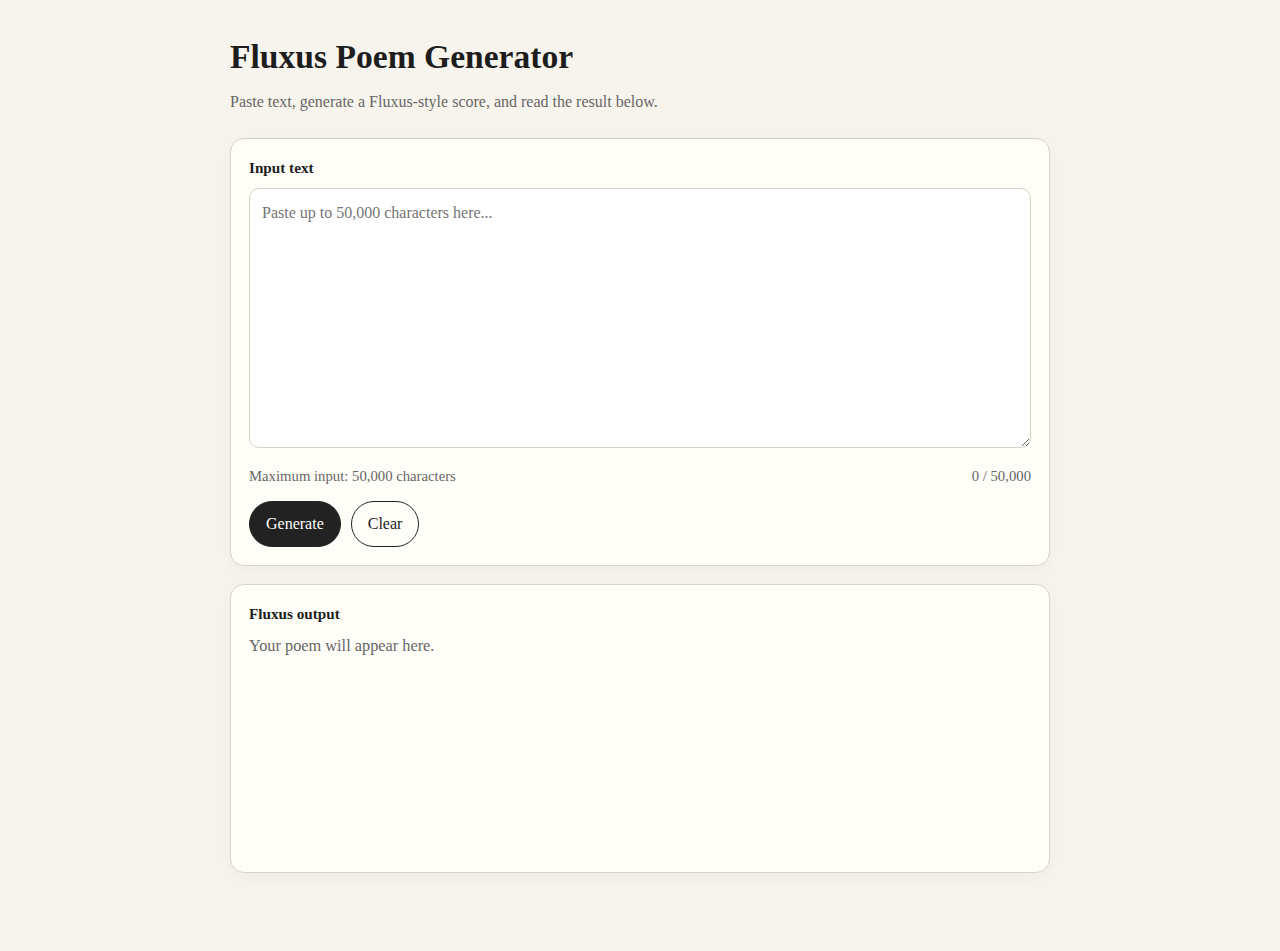
<file: Fluxus Generator/index.html>
<!DOCTYPE html>
<html lang="en">
<head>
  <meta charset="UTF-8" />
  <meta name="viewport" content="width=device-width, initial-scale=1.0" />
  <title>Fluxus Poem Generator</title>
  <style>
    :root {
      --bg: #f7f4ed;
      --panel: #fffdf8;
      --text: #1d1d1d;
      --muted: #666;
      --border: #d9d3c7;
      --accent: #222;
    }

    * { box-sizing: border-box; }

    body {
      margin: 0;
      font-family: Georgia, "Times New Roman", serif;
      background: var(--bg);
      color: var(--text);
      line-height: 1.5;
    }

    .container {
      max-width: 860px;
      margin: 0 auto;
      padding: 32px 20px 60px;
    }

    h1 {
      font-size: 2.1rem;
      margin: 0 0 8px;
    }

    .subtitle {
      margin: 0 0 24px;
      color: var(--muted);
    }

    .panel {
      background: var(--panel);
      border: 1px solid var(--border);
      border-radius: 14px;
      padding: 18px;
      box-shadow: 0 4px 18px rgba(0,0,0,0.04);
      margin-bottom: 18px;
    }

    label {
      display: block;
      font-size: 0.95rem;
      font-weight: 600;
      margin-bottom: 8px;
    }

    textarea {
      width: 100%;
      min-height: 260px;
      resize: vertical;
      border: 1px solid var(--border);
      border-radius: 10px;
      padding: 12px;
      font: inherit;
      background: white;
      color: var(--text);
    }

    .meta {
      display: flex;
      justify-content: space-between;
      gap: 12px;
      margin-top: 10px;
      color: var(--muted);
      font-size: 0.92rem;
      flex-wrap: wrap;
    }

    .button-row {
      display: flex;
      gap: 10px;
      margin-top: 14px;
      flex-wrap: wrap;
    }

    button {
      border: 1px solid var(--accent);
      background: var(--accent);
      color: white;
      border-radius: 999px;
      padding: 10px 16px;
      font: inherit;
      cursor: pointer;
    }

    button.secondary {
      background: transparent;
      color: var(--accent);
    }

    .output {
      white-space: pre-wrap;
      min-height: 220px;
      font-size: 1.02rem;
    }

    .muted {
      color: var(--muted);
    }

    .status-error {
      color: #8a2f2f;
    }

    @media (max-width: 700px) {
      .meta {
        flex-direction: column;
      }
    }
  </style>
</head>
<body>
  <div class="container">
    <h1>Fluxus Poem Generator</h1>
    <p class="subtitle">Paste text, generate a Fluxus-style score, and read the result below.</p>

    <section class="panel">
      <label for="corpus">Input text</label>
      <textarea id="corpus" maxlength="50000" placeholder="Paste up to 50,000 characters here..."></textarea>
      <div class="meta">
        <div id="limitNote">Maximum input: 50,000 characters</div>
        <div id="charCount">0 / 50,000</div>
      </div>
      <div class="button-row">
        <button id="generateBtn">Generate</button>
        <button id="clearBtn" class="secondary">Clear</button>
      </div>
    </section>

    <section class="panel">
      <label>Fluxus output</label>
      <div id="output" class="output muted">Your poem will appear here.</div>
    </section>
  </div>

  <script>
    class FluxusPoemGenerator {
      constructor(corpusText) {
        this.stopwords = new Set([
          "the", "a", "an", "and", "or", "but", "if", "then", "than", "to", "of",
          "in", "on", "at", "by", "for", "with", "from", "into", "onto", "is",
          "are", "was", "were", "be", "been", "being", "as", "it", "this", "that",
          "these", "those", "you", "your", "i", "we", "they", "he", "she", "them",
          "his", "her", "our", "their", "not", "no", "yes", "do", "does", "did",
          "have", "has", "had", "will", "would", "can", "could", "should", "may",
          "might", "must", "shall", "about", "over", "under", "again", "very"
        ]);

        this.actions = [
          "listen to", "hold", "drop", "repeat", "forget", "count", "observe",
          "hide", "carry", "fold", "touch", "erase", "wait for", "hum to",
          "arrange", "misplace", "offer", "rename", "measure", "leave"
        ];

        this.qualifiers = [
          "slowly", "without explanation", "as if it matters", "for exactly one minute",
          "until the room changes", "in silence", "twice", "with great care",
          "by accident", "as a ritual", "before noon", "without looking"
        ];

        this.openings = [
          "Instruction:", "Event:", "Score:", "Proposal:",
          "Exercise:", "Small event:", "For today:", "Fluxus score:"
        ];

        this.tokens = this.tokenize(corpusText).slice(0, 8000);
        this.wordCounts = this.countWords(this.tokens.filter(word => word.length > 2));
        this.words = Object.entries(this.wordCounts)
          .filter(([word]) => !this.stopwords.has(word))
          .sort((a, b) => b[1] - a[1] || a[0].localeCompare(b[0]))
          .slice(0, 200)
          .map(([word]) => word);
      }

      tokenize(text) {
        const matches = text.toLowerCase().match(/[a-z']+/g);
        return matches || [];
      }

      countWords(words) {
        const counts = {};
        for (const word of words) {
          counts[word] = (counts[word] || 0) + 1;
        }
        return counts;
      }

      choice(arr) {
        return arr[Math.floor(Math.random() * arr.length)];
      }

      capitalize(text) {
        return text.charAt(0).toUpperCase() + text.slice(1);
      }

      pickObject() {
        if (!this.words.length) {
          return this.choice(["room", "paper", "silence", "chair", "window"]);
        }
        return this.choice(this.words);
      }

      line() {
        const pattern = this.choice([
          "{action} {object}.",
          "{action} the {object}.",
          "{action} {object} {qualifier}.",
          "{action} the {object} {qualifier}."
        ]);

        return pattern
          .replace("{action}", this.capitalize(this.choice(this.actions)))
          .replace("{object}", this.pickObject())
          .replace("{qualifier}", this.choice(this.qualifiers));
      }

      generatePoem() {
        const title = `${this.capitalize(this.pickObject())} Score`;
        const lines = Math.floor(Math.random() * 3) + 3;
        const poem = [title, "", this.choice(this.openings)];

        for (let i = 0; i < lines; i++) {
          poem.push(this.line());
        }

        return poem.join("\n");
      }
    }

    const MAX_CHARS = 50000;
    const corpusEl = document.getElementById("corpus");
    const charCountEl = document.getElementById("charCount");
    const outputEl = document.getElementById("output");

    function updateCharCount() {
      const current = corpusEl.value.length;
      charCountEl.textContent = `${current.toLocaleString()} / ${MAX_CHARS.toLocaleString()}`;
      charCountEl.className = current >= MAX_CHARS ? "status-error" : "";
    }

    corpusEl.addEventListener("input", updateCharCount);

    document.getElementById("generateBtn").addEventListener("click", () => {
      const corpus = corpusEl.value.trim();
      if (!corpus) {
        outputEl.textContent = "Please paste some text into the input box first.";
        outputEl.classList.add("muted");
        return;
      }

      const generator = new FluxusPoemGenerator(corpus);
      outputEl.textContent = generator.generatePoem();
      outputEl.classList.remove("muted");
    });

    document.getElementById("clearBtn").addEventListener("click", () => {
      corpusEl.value = "";
      outputEl.textContent = "Your poem will appear here.";
      outputEl.classList.add("muted");
      updateCharCount();
    });

    updateCharCount();
  </script>
</body>
</html>
</file>
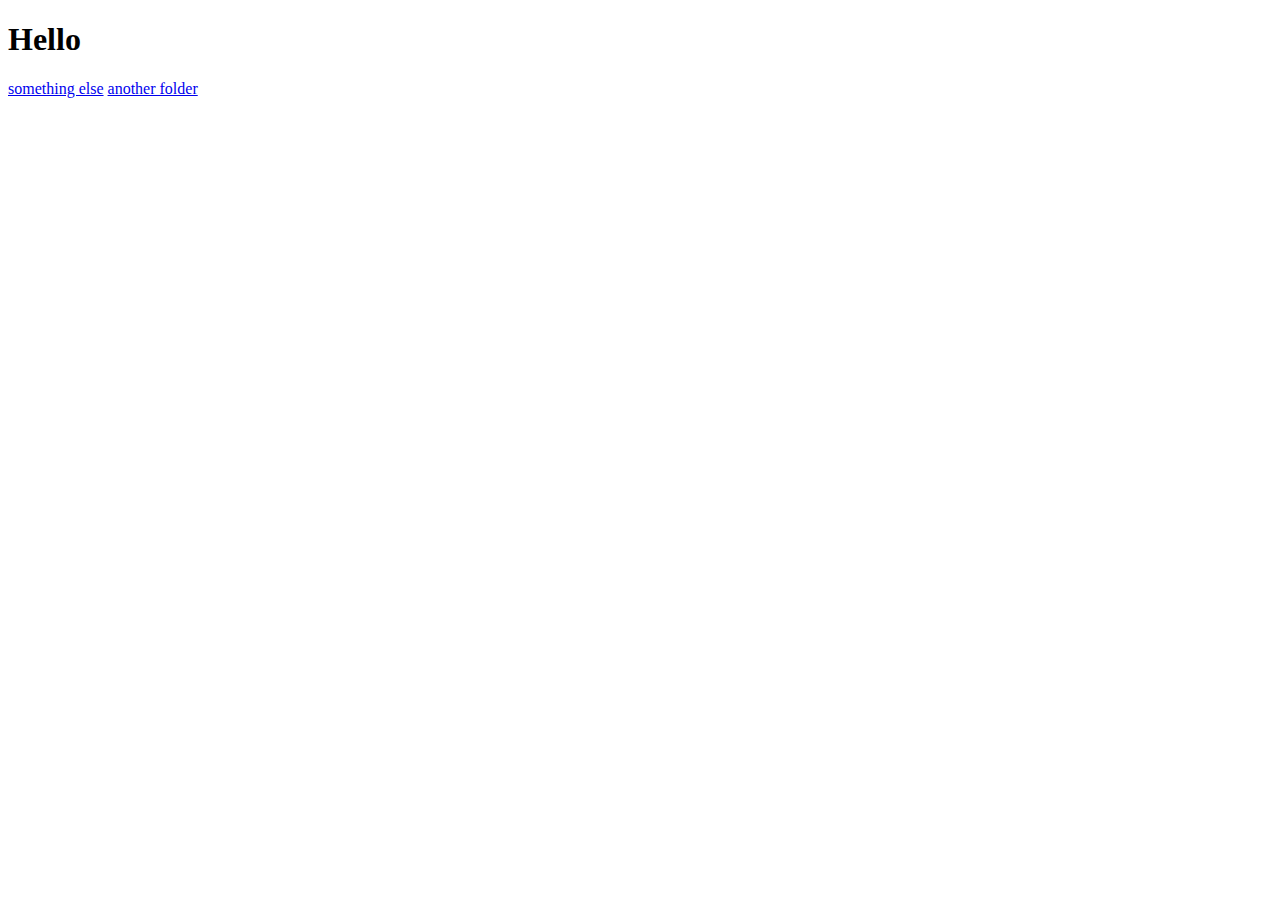
<file: tutorials/01-html/index.html>
<!DOCTYPE html>
<html lang="en">
<head>
    <meta charset="UTF-8">
    <meta name="viewport" content="width=device-width, initial-scale=1.0">
    <title>Tut 0</title>
</head>
<body>
    <h1>Hello</h1>
    <a href="something-else.html">something else</a>
    <a href="another-folder">another folder</a>
</body>
</html>
</file>
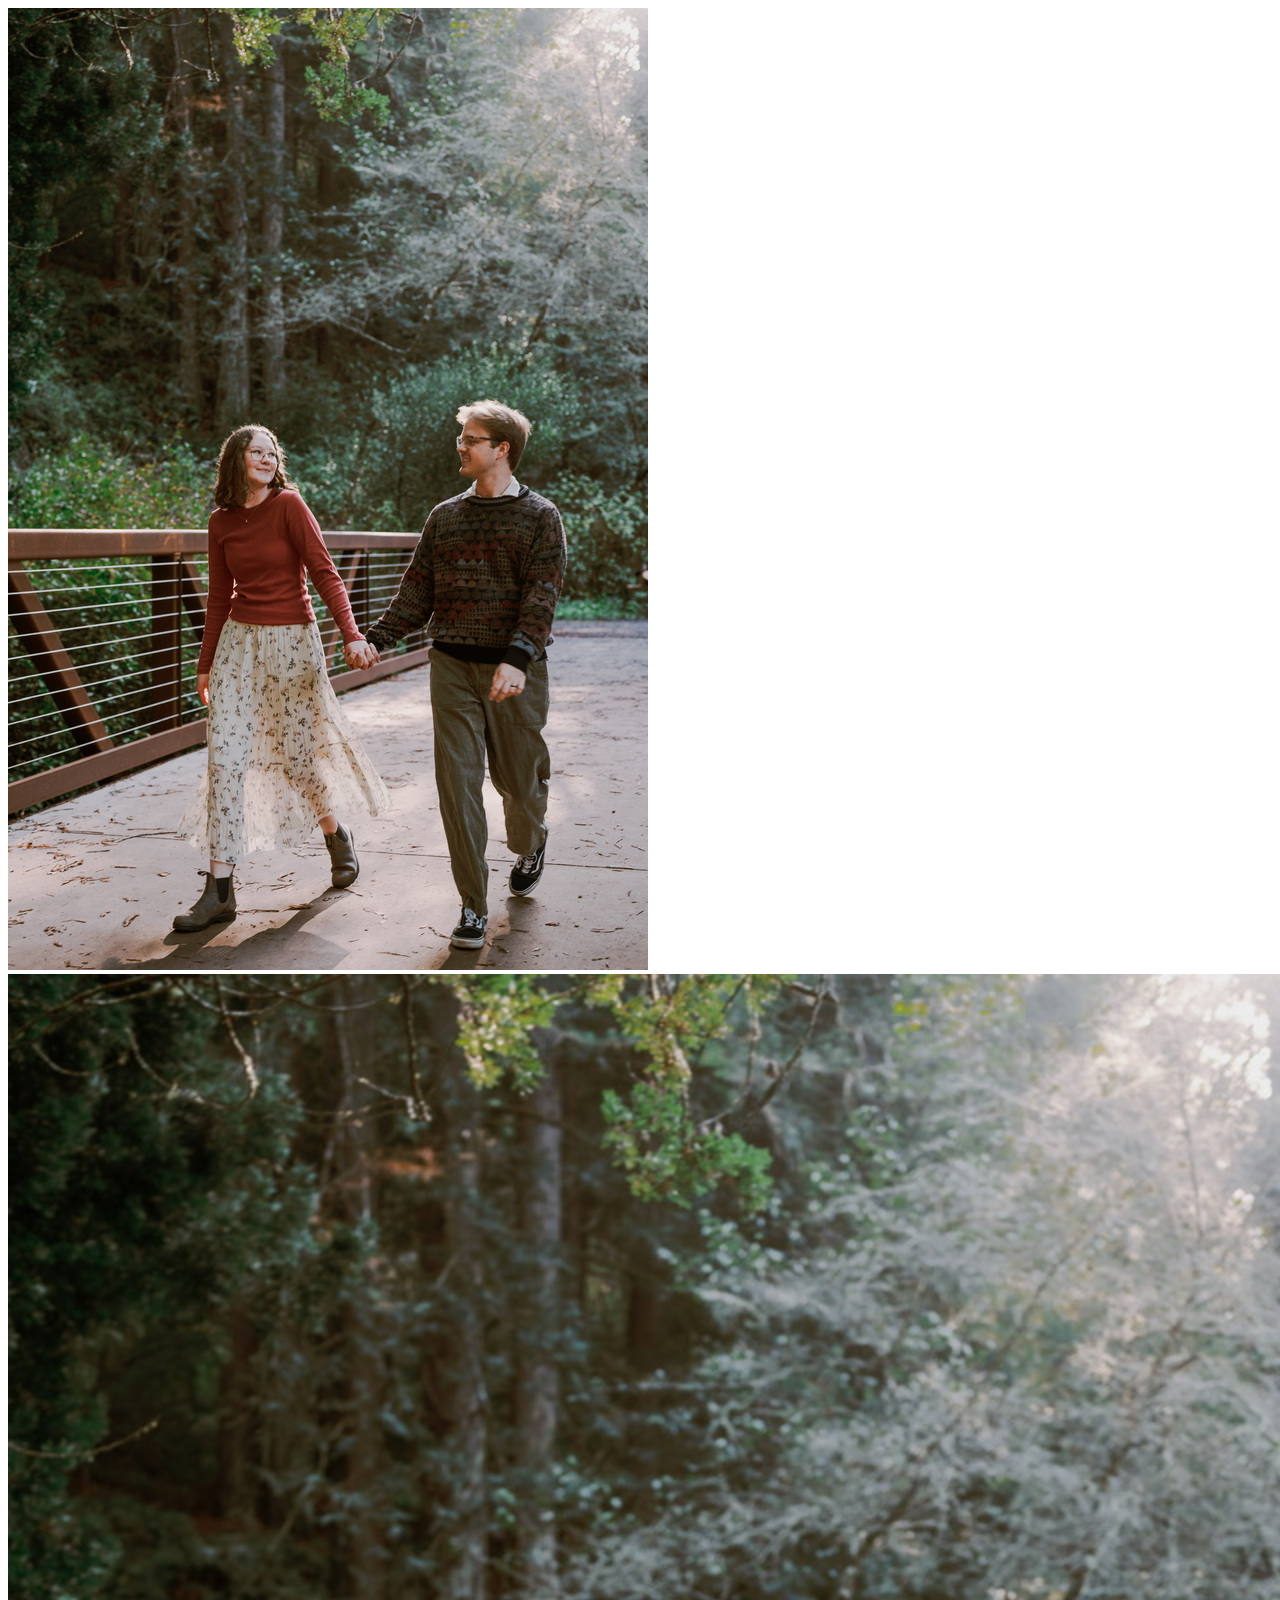
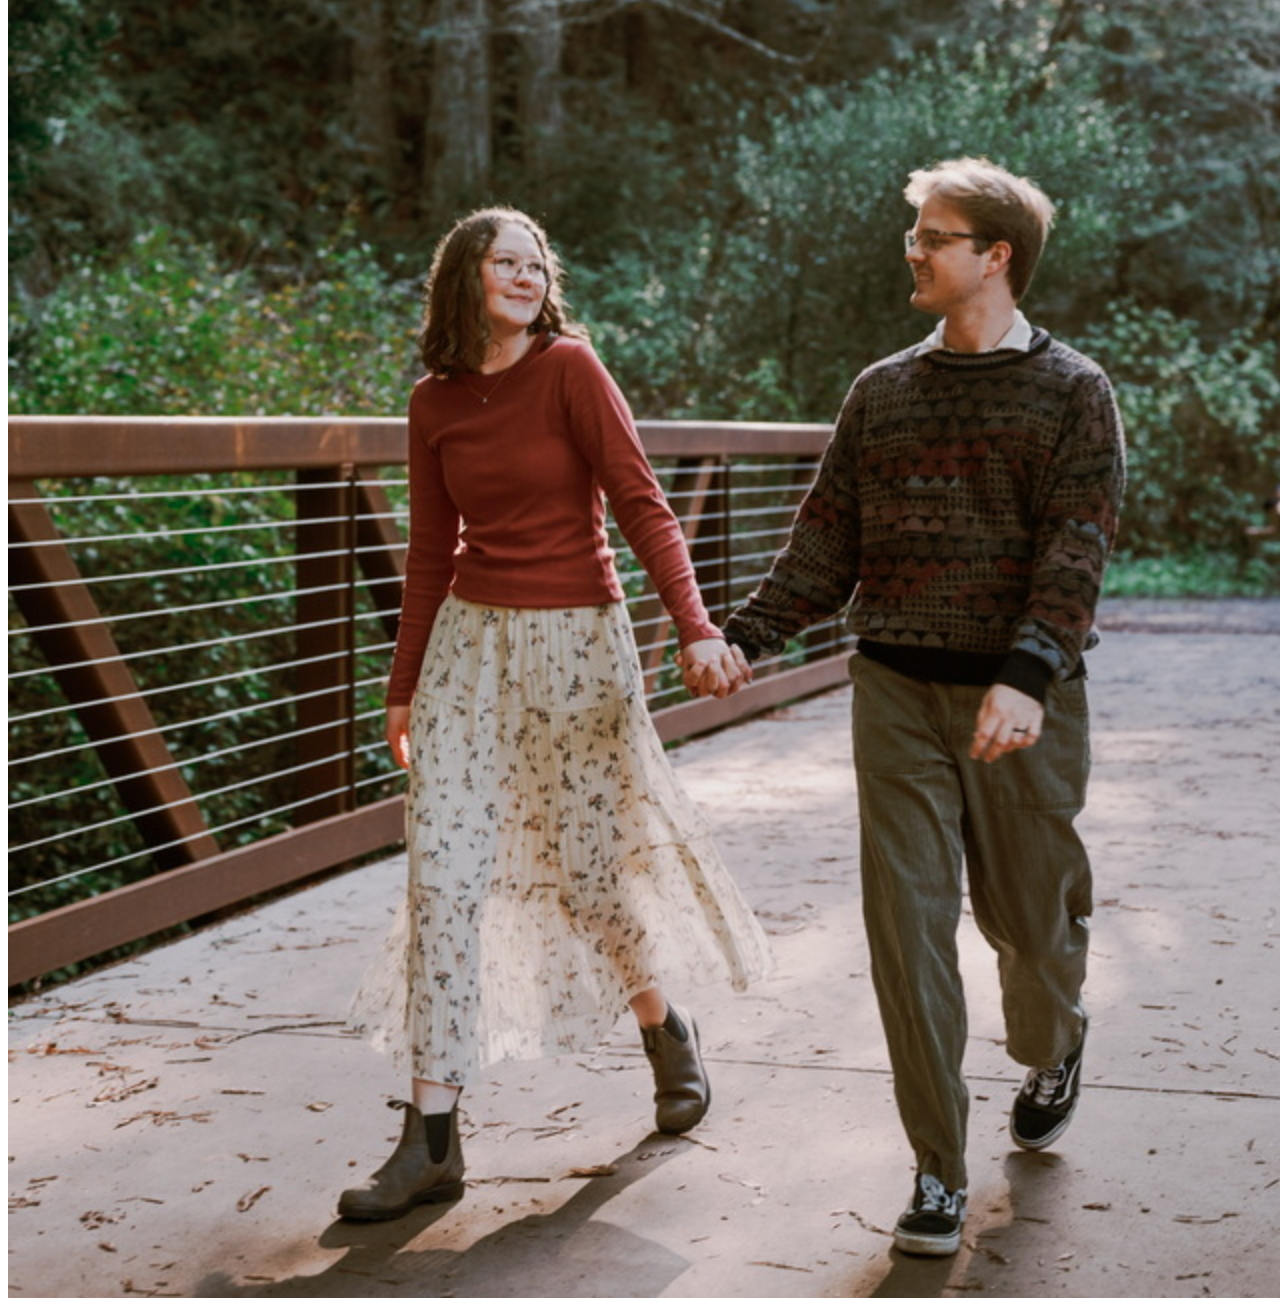
<file: tutorials/01b-html/index.html>
<!DOCTYPE html>
<html lang="en">

<head>
    <meta charset="UTF-8">
    <meta name="viewport" content="width=device-width, initial-scale=1.0">
    <title>Images</title>
</head>

<body>
    <div> <img src="images/walking-fallback.jpg" alt="a couple walking on a bridge">
    </div>
    <section>
    <div> <img src="images/walking-fallback.jpg" alt="a couple walking on a bridge"
        srcset="images/walking-640.jpg 640w,
        images/walking-852.jpg 852w
        images/walking-1920.jpg 1920w">
    </div>
    </section>
</body>

</html>
</file>
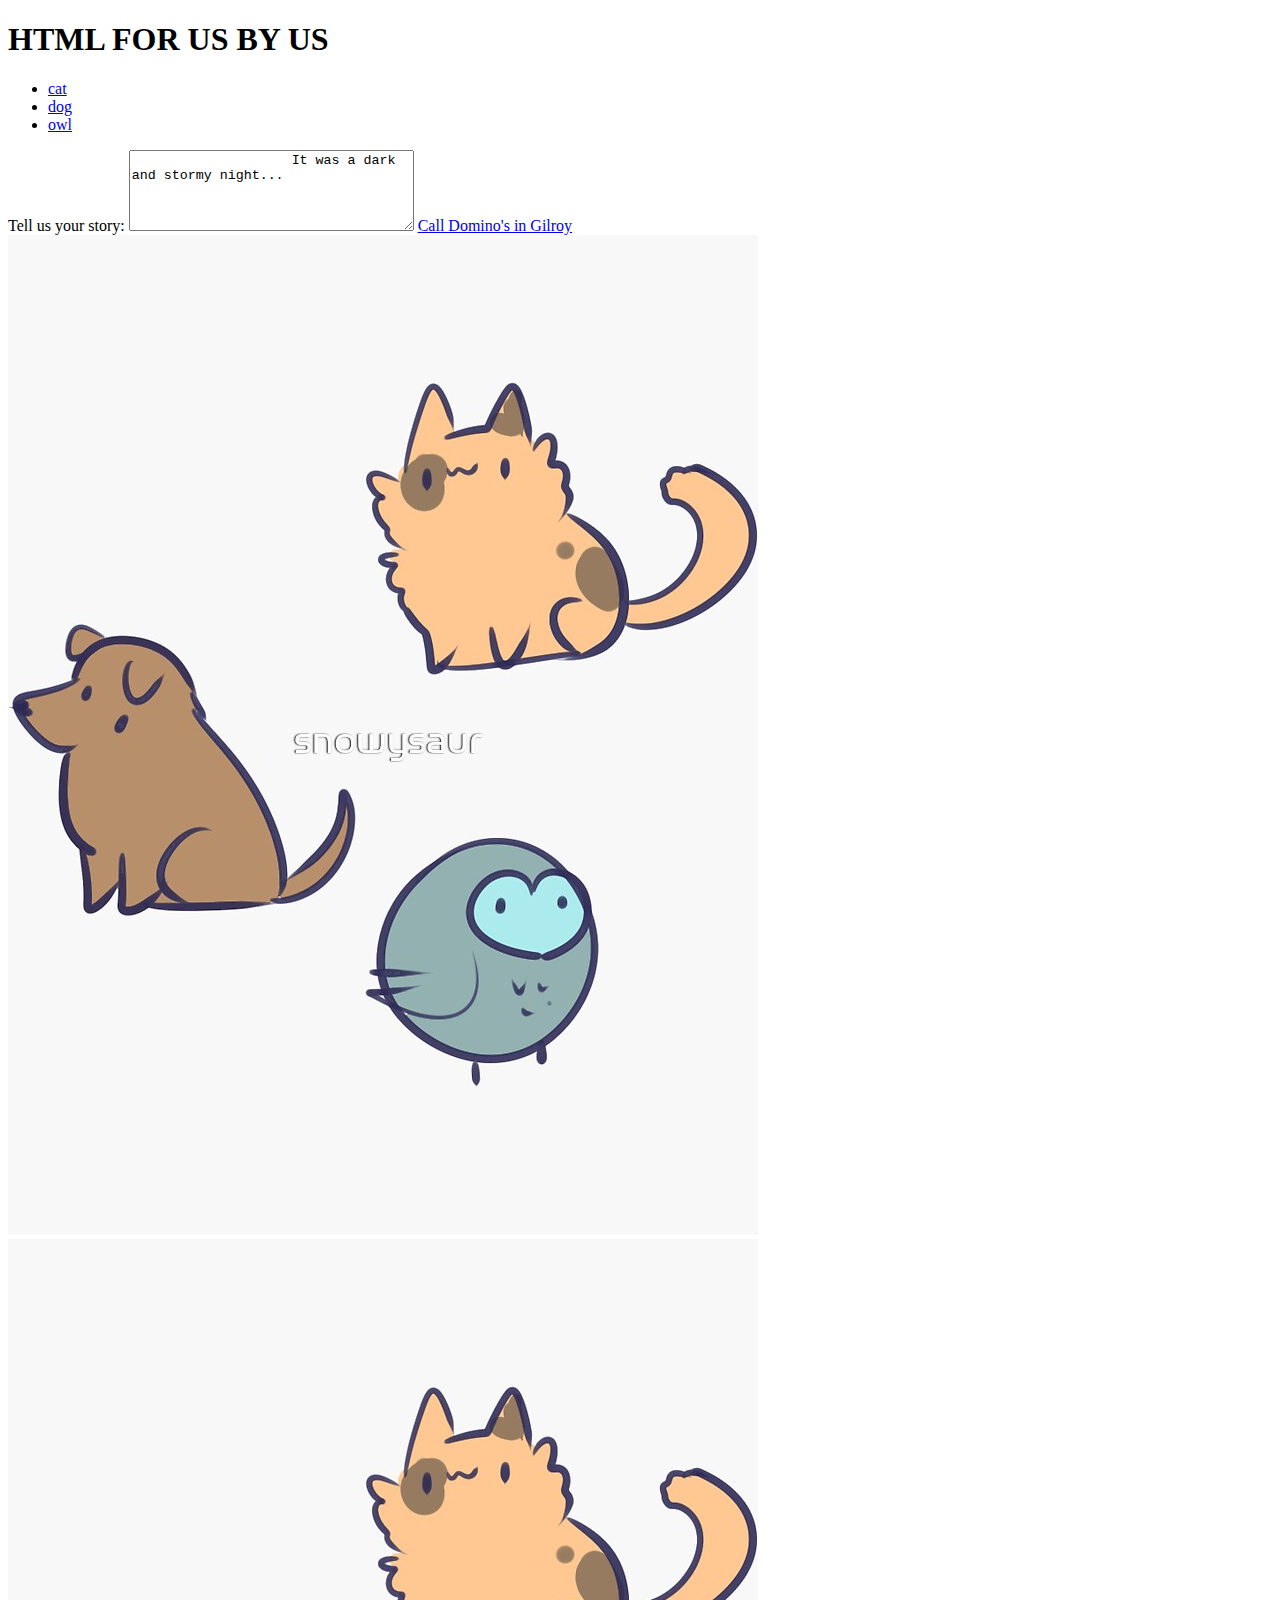
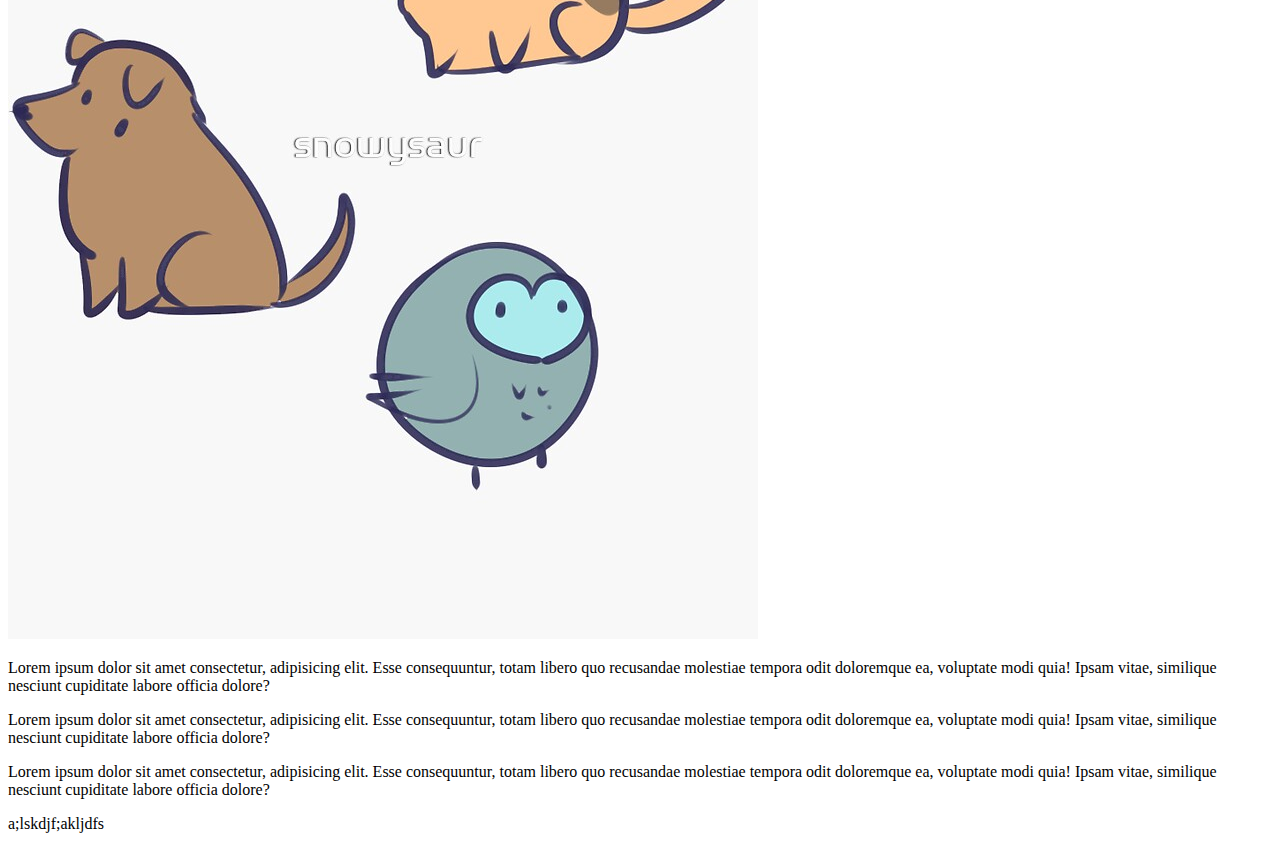
<file: tutorials/02-html/index.html>
<!DOCTYPE html>
<html lang="en">

<head>
    <meta charset="UTF-8">
    <meta name="viewport" content="width=device-width, initial-scale=1.0">
    <title>HTML Tut</title>
    <meta name="description" content="tutorials blah blah blah">
</head>

<body>
    <header>
        <h1 contenteditable="true">HTML FOR US BY US</h1>
        <nav>
            <ul>
                <li><a href="#cat">cat</a></li>
                <li><a href="#dog">dog</a></li>
                <li><a href="#owl">owl</a></li>

            </ul>
            <div>
                <label for="story">Tell us your story:</label>

                <textarea id="story" name="story" rows="5" cols="33">
                    It was a dark and stormy night... 
                    </textarea>

                    <a href="tel:4088426970">Call Domino's in Gilroy</a>
            </div>
        </nav>
        <div>
            <img src="images/owl_dog_cat.jpg" alt="Owl, Dog, and Cat Sketch">
            <img src="images/owl_dog_cat.jpg" alt="Owl, Dog, and Cat Sketch">
        </div>
    </header>
    <main>
        <section id="cat">
            <p>Lorem ipsum dolor sit amet consectetur, adipisicing elit. Esse consequuntur, totam libero quo recusandae
                molestiae tempora odit doloremque ea, voluptate modi quia! Ipsam vitae, similique nesciunt cupiditate
                labore officia dolore?</p>
        </section>
        <section id="dog">
            <p>Lorem ipsum dolor sit amet consectetur, adipisicing elit. Esse consequuntur, totam libero quo recusandae
                molestiae tempora odit doloremque ea, voluptate modi quia! Ipsam vitae, similique nesciunt cupiditate
                labore officia dolore?</p>
        </section>
        <section id="owl">
            <p>Lorem ipsum dolor sit amet consectetur, adipisicing elit. Esse consequuntur, totam libero quo recusandae
                molestiae tempora odit doloremque ea, voluptate modi quia! Ipsam vitae, similique nesciunt cupiditate
                labore officia dolore?</p>
        </section>
    </main>
    <footer>a;lskdjf;akljdfs</footer>

</body>

</html>
</file>
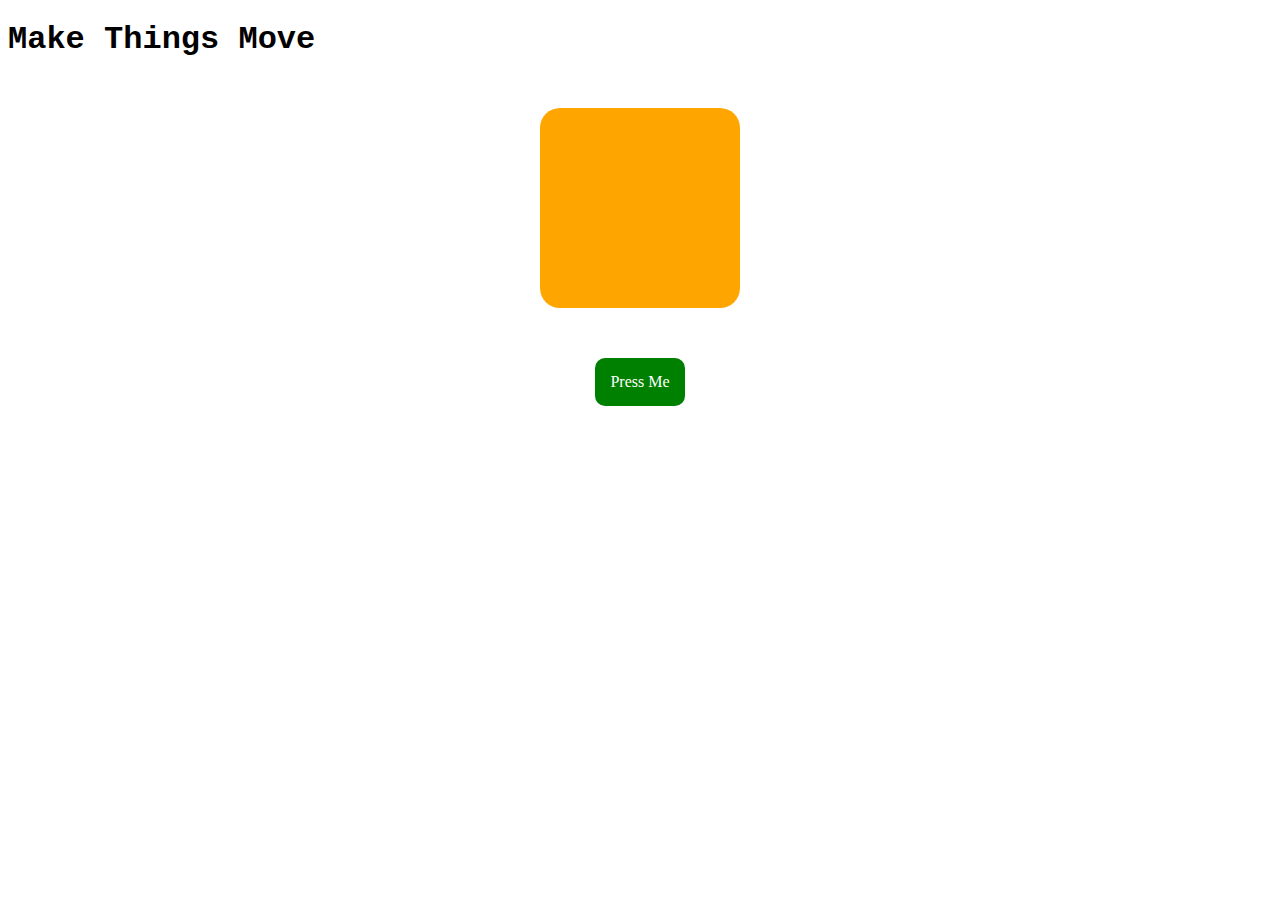
<file: tutorials/04-css-transitions/index.html>
<!DOCTYPE html>
<html lang="en">

<head>
    <meta charset="UTF-8">
    <meta name="viewport" content="width=device-width, initial-scale=1.0">
    <title>CSS Transitions</title>
    <link rel="stylesheet" href="css/style.css">
</head>

<body>
    <header>
        <h1 class="title">
            Make Things Move
        </h1>
    </header>
    <main>
        <div class="square"></div>
        <div class="button-div">
            <a href="#" class="button">Press Me</a>
        </div>

    </main>

</body>

</html>
</file>
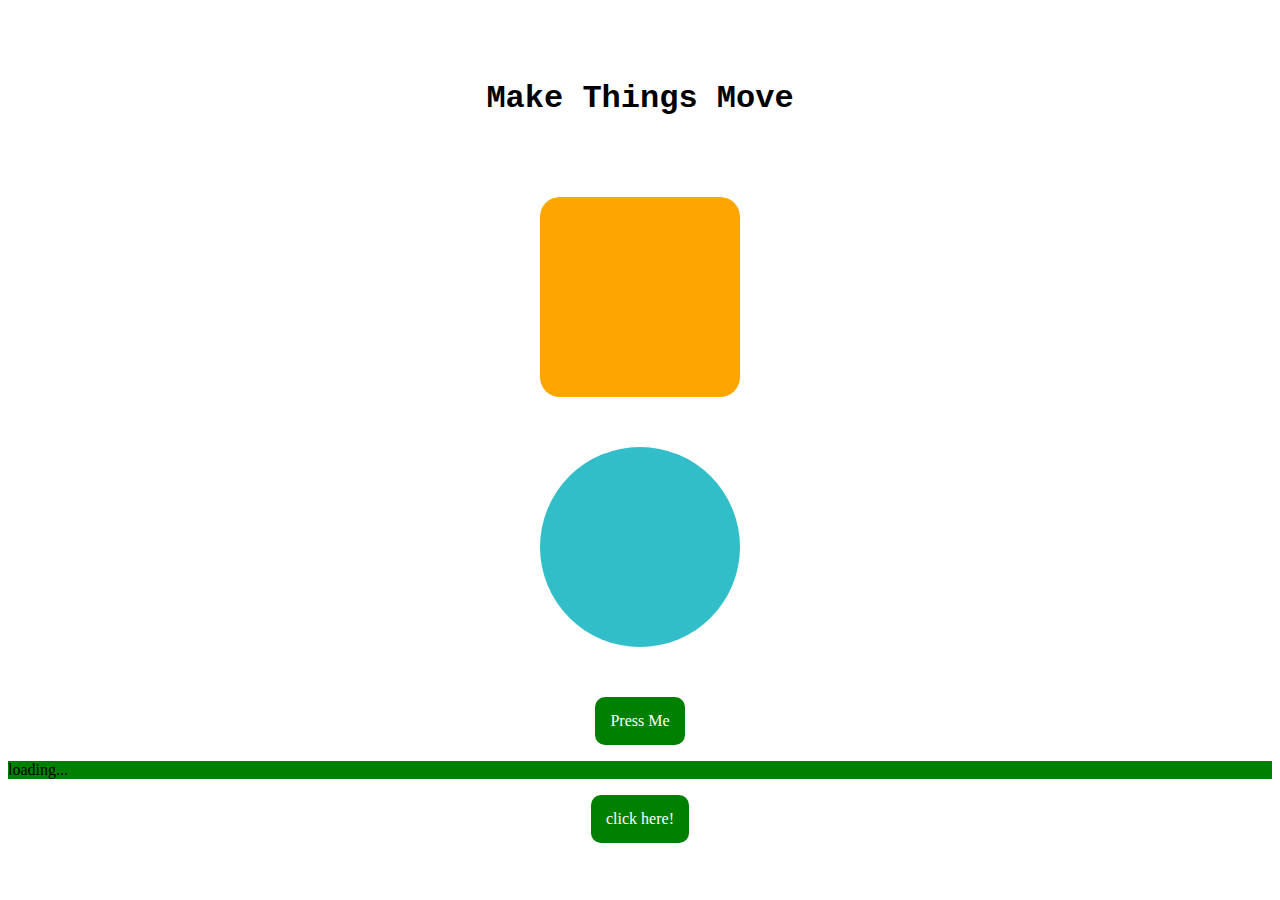
<file: tutorials/05-css-transitions/index.html>
<!DOCTYPE html>
<html lang="en">

<head>
    <meta charset="UTF-8">
    <meta name="viewport" content="width=device-width, initial-scale=1.0">
    <title>CSS Transitions</title>
    <link rel="stylesheet" href="css/style.css">
</head>

<body>
    <header>
        <h1 class="title">
            Make Things Move
        </h1>
    </header>
    <main>
        <div class="square"></div>
        <div class="circle"></div>
        <div class="button-div">
            <a href="#" class="button">Press Me</a>
        </div>

        <div>
            <p class="loading">loading...</p>
        </div>

        <div class="click-div">
        <a href="#" class="click">click here!</a>
        </div>
    </main>

</body>

</html>
</file>
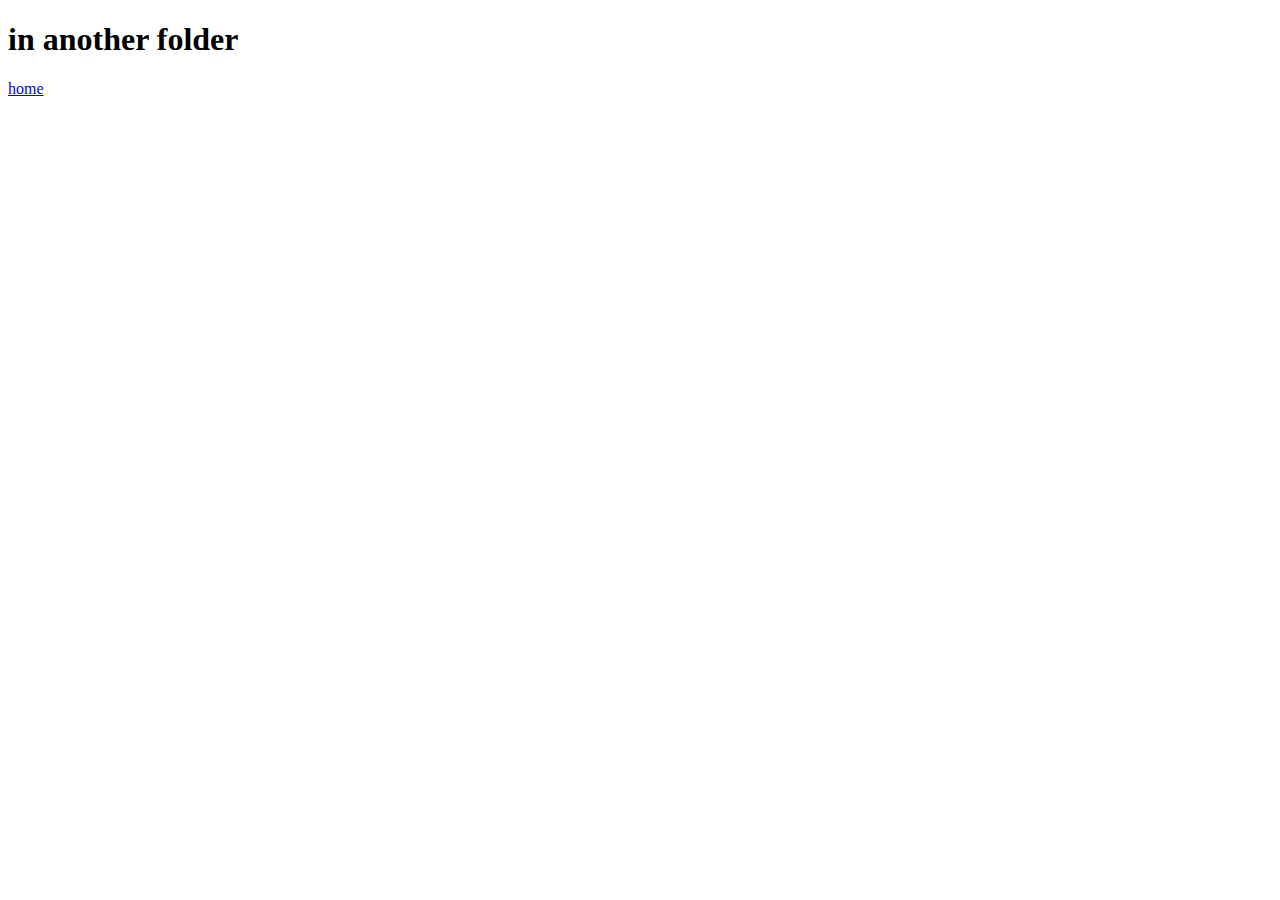
<file: tutorials/01-html/another-folder/index.html>
<!DOCTYPE html>
<html lang="en">
<head>
    <meta charset="UTF-8">
    <meta name="viewport" content="width=device-width, initial-scale=1.0">
    <title>in another folder
    </title>
</head>
<body>
    <h1>in another folder</h1>
    <a href="..">home</a>
</body>
</html>
</file>
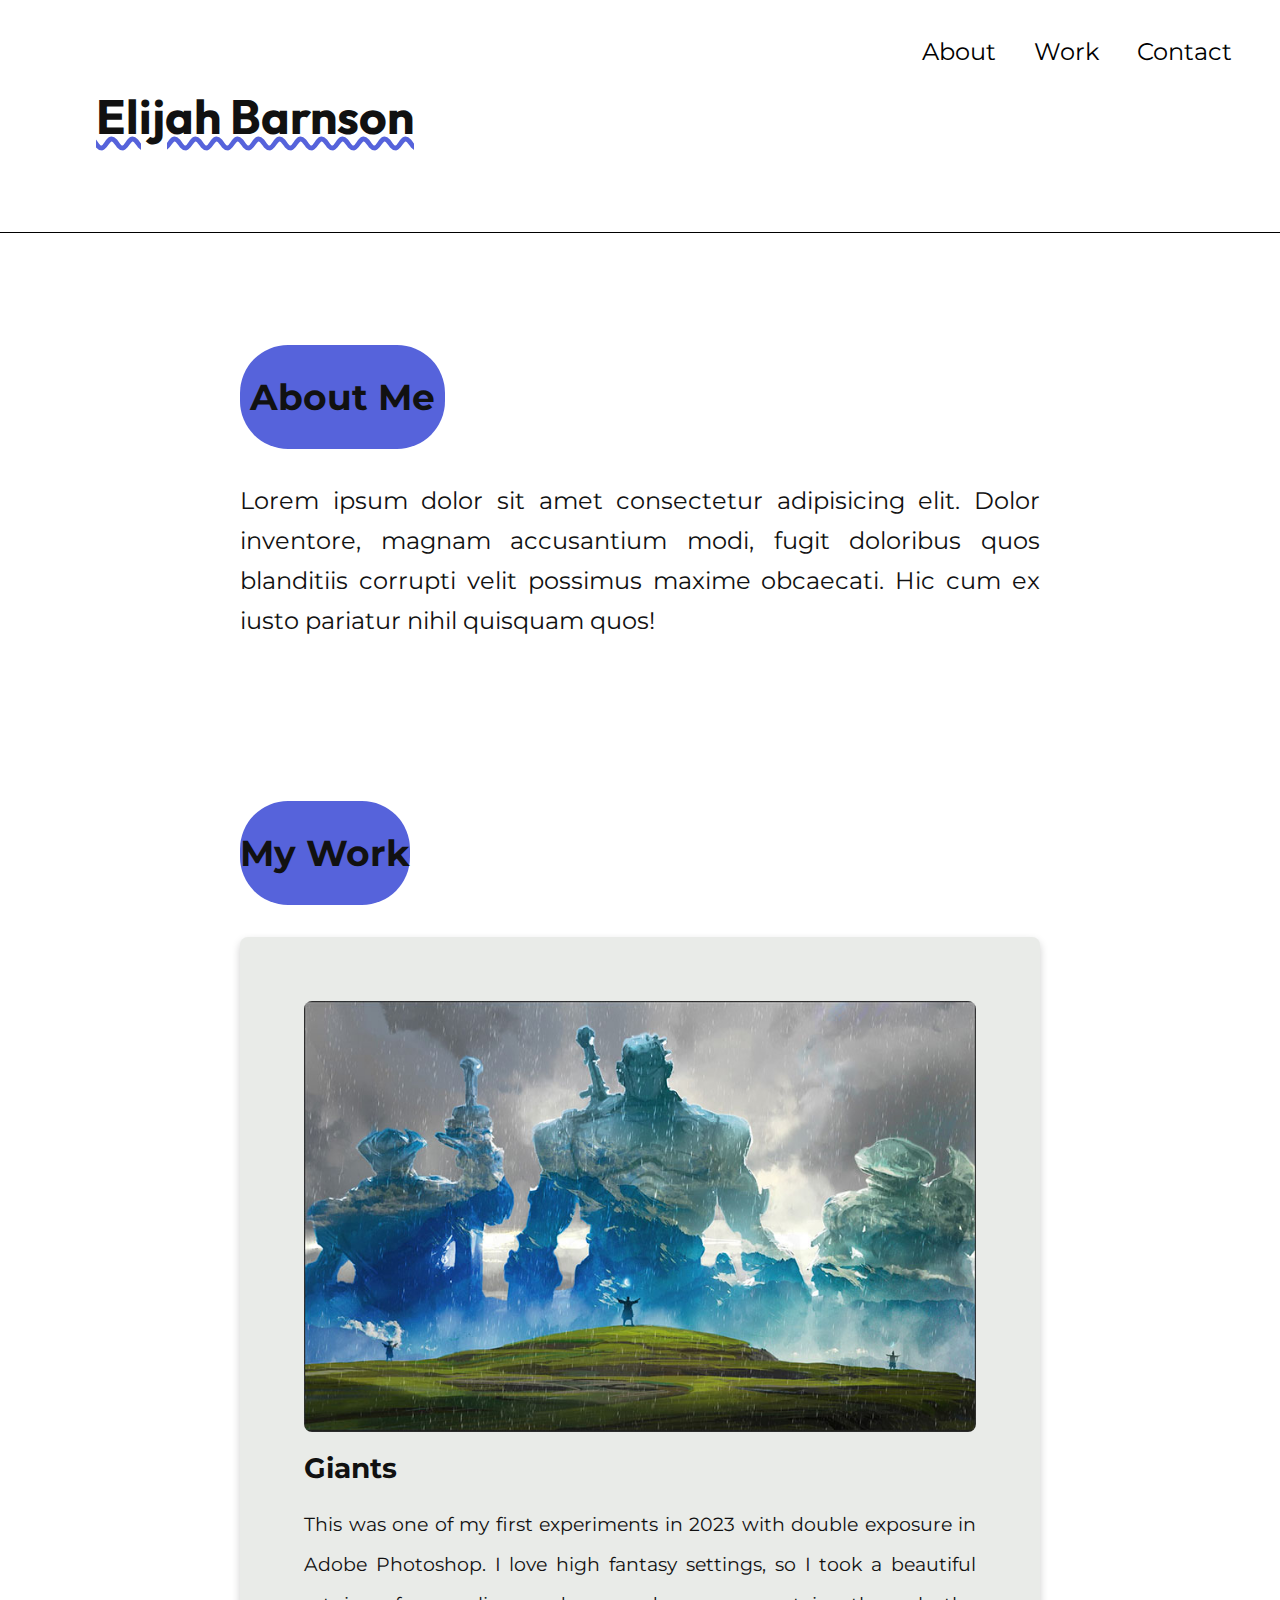
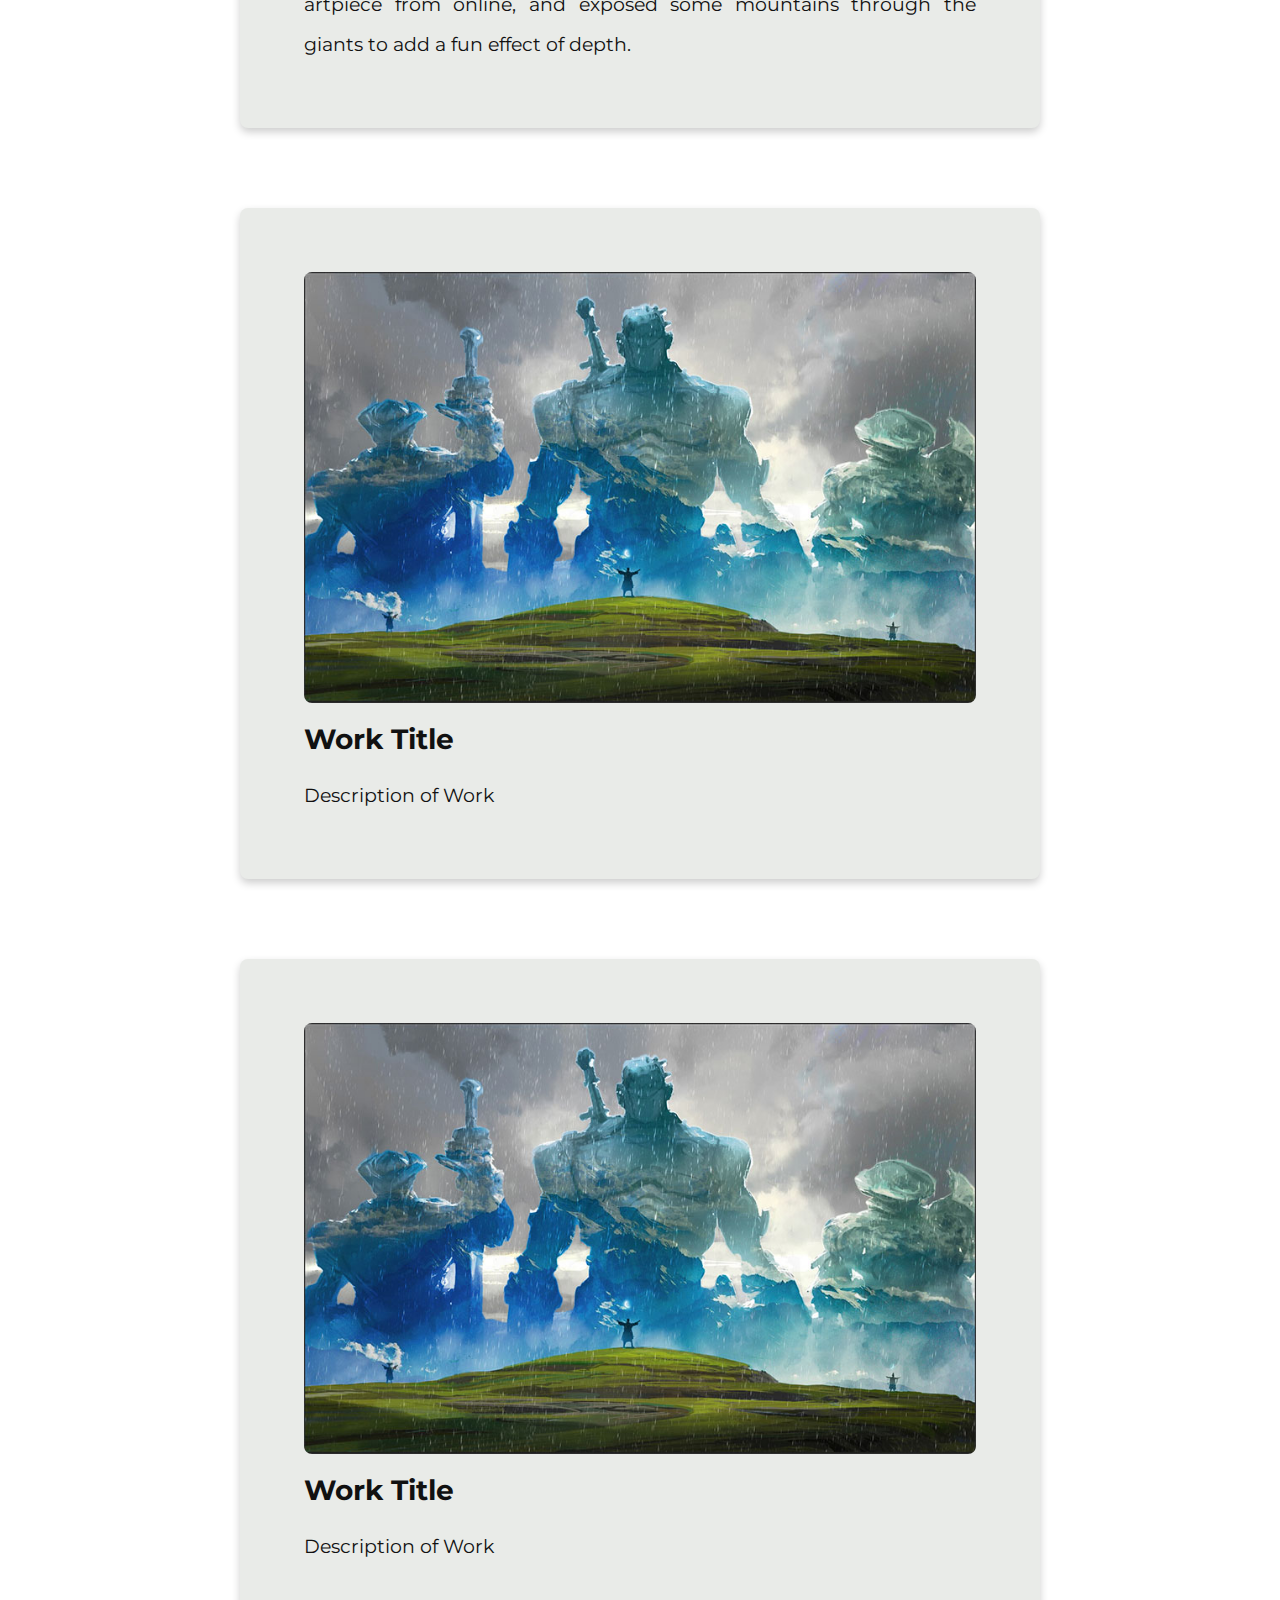
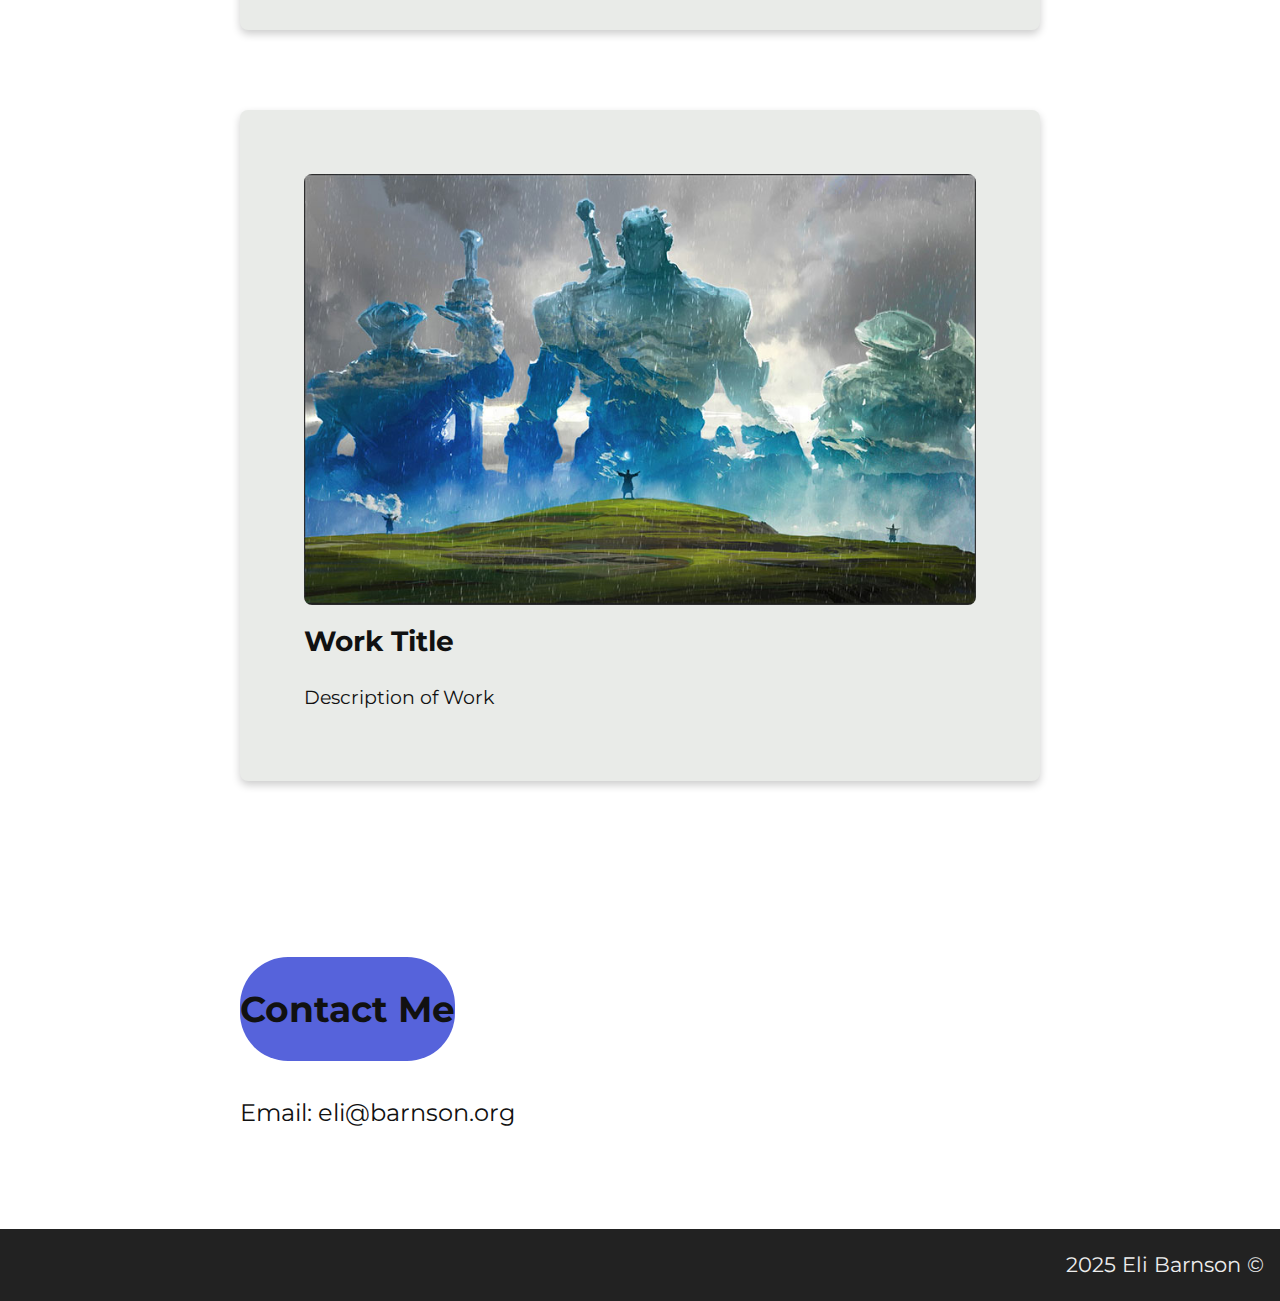
<file: tutorials/2-css/01-css-single-page-portfolio/index.html>
<!DOCTYPE html>
<html lang="en">

<head>
    <meta charset="UTF-8">
    <meta name="viewport" content="width=device-width, initial-scale=1.0">
    <title>Elijah Barnson's Portfolio</title>
    <link rel="preconnect" href="https://fonts.googleapis.com">
    <link rel="preconnect" href="https://fonts.gstatic.com" crossorigin>
    <link
        href="https://fonts.googleapis.com/css2?family=Montserrat:ital,wght@0,100..900;1,100..900&family=Outfit:wght@100..900&display=swap"
        rel="stylesheet">
    <link rel="stylesheet" href="css/style.css">
</head>

<body>
    <header>
        <nav>
            <a href="#about-section">About</a>
            <a href="#portfolio-section">Work</a>
            <a href="#contact-section">Contact</a>
        </nav>
        <h1>Elijah Barnson</h1>
    </header>
    <main>
        <section class="about-section" id="about-section">
            <div class="about-content">
                <h2>&nbsp;About Me&nbsp;</h2>
                <p>Lorem ipsum dolor sit amet consectetur adipisicing elit. Dolor inventore, magnam accusantium modi,
                    fugit doloribus quos blanditiis corrupti velit possimus maxime obcaecati. Hic cum ex iusto pariatur
                    nihil quisquam quos!</p>
            </div>
        </section>
        <section class="portolio-section" id="portfolio-section">
            <div class="portfolio-content">
                <h2>My Work</h2>
                <div class="portfolio-item">
                    <img src="images/giants.jpg" alt="3 Giants Towering over a Cliffside">
                    <h3>Giants</h3>
                    <p>This was one of my first experiments in 2023 with double exposure in Adobe Photoshop. I love high
                        fantasy settings, so I took a beautiful artpiece from online, and exposed some mountains through
                        the giants to add a fun effect of depth.</p>
                </div>
                <div class="portfolio-item">
                    <img src="images/giants.jpg" alt="3 Giants Towering over a Cliffside">
                    <h3>Work Title</h3>
                    <p>Description of Work</p>
                </div>
                <div class="portfolio-item">
                    <img src="images/giants.jpg" alt="3 Giants Towering over a Cliffside">
                    <h3>Work Title</h3>
                    <p>Description of Work</p>
                </div>
                <div class="portfolio-item">
                    <img src="images/giants.jpg" alt="3 Giants Towering over a Cliffside">
                    <h3>Work Title</h3>
                    <p>Description of Work</p>
                </div>
            </div>
        </section>
        <section class="contact-section" id="contact-section">
            <div class="contact-content">
                <h2>Contact Me</h2>
                <p>Email: eli@barnson.org</p>
            </div>
        </section>
    </main>
    <footer>
        <p>2025 Eli Barnson &copy;</p>
    </footer>
</body>

</html>
</file>
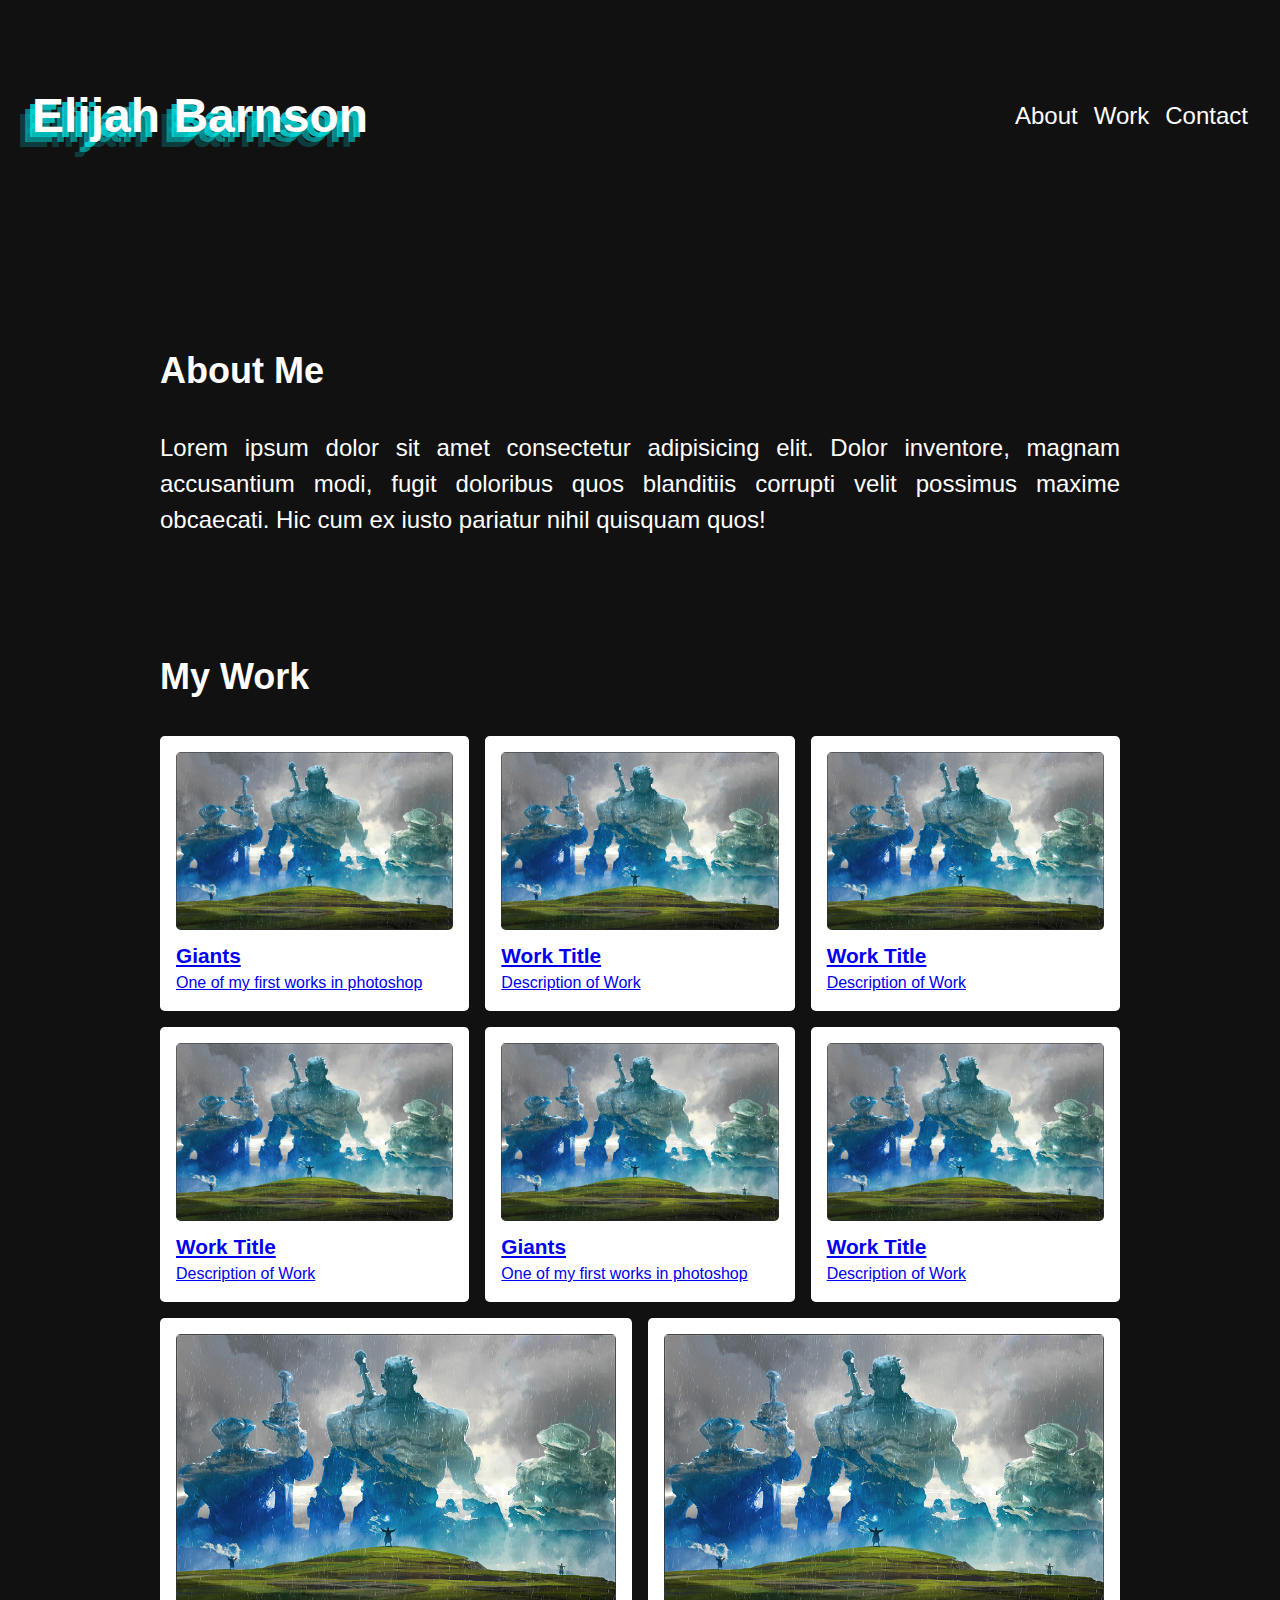
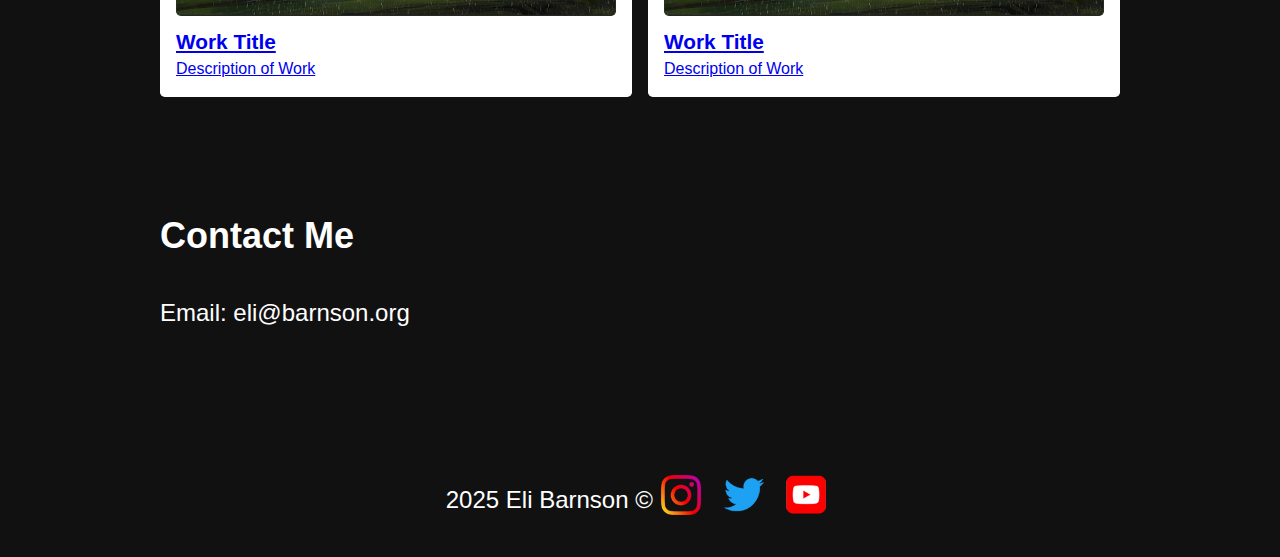
<file: tutorials/2-css/03-css-grid-portfolio-template/index.html>
<!DOCTYPE html>
<html lang="en">

<head>
    <meta charset="UTF-8">
    <meta name="viewport" content="width=device-width, initial-scale=1.0">
    <title>Elijah Barnson's Portfolio</title>
    <link rel="preconnect" href="https://fonts.googleapis.com">
    <link rel="preconnect" href="https://fonts.gstatic.com" crossorigin>
    <link
        href="https://fonts.googleapis.com/css2?family=Montserrat:ital,wght@0,100..900;1,100..900&family=Outfit:wght@100..900&display=swap"
        rel="stylesheet">
    <link rel="stylesheet" href="css/style.css">
</head>

<body>
    <header>
        <nav class="navbar">
            <div class="nav-brand">
                <h1>Elijah Barnson</h1>
            </div>
            <div class="nav">
                <button class="hamburger">≡</button>
                <ul class="nav-menu">
                    <li><a href="#about-section">About</a></li>
                    <li><a href="#portfolio-section">Work</a></li>
                    <li><a href="#contact-section">Contact</a></li>
                </ul>
            </div>

        </nav>

    </header>
    <main>
        <section class="about-section" id="about-section">
            <div class="about-content">
                <h2>About Me</h2>
                <p>Lorem ipsum dolor sit amet consectetur adipisicing elit. Dolor inventore, magnam accusantium modi,
                    fugit doloribus quos blanditiis corrupti velit possimus maxime obcaecati. Hic cum ex iusto pariatur
                    nihil quisquam quos!</p>
            </div>
        </section>
        <section class="portolio-section" id="portfolio-section">
            <div class="portfolio-content">
                <h2>My Work</h2>
                <div class="flex-container-grid">
                    <div class="portfolio-item flex-item-grid">
                        <a href="projects/project-template"><img src="images/giants.jpg" alt="3 Giants Towering over a Cliffside">
                        <h3>Giants</h3>
                        <p>One of my first works in photoshop</p></a>
                    </div>
                    <div class="portfolio-item flex-item-grid">
                        <a href="projects/project-template"><img src="images/giants.jpg" alt="3 Giants Towering over a Cliffside">
                        <h3>Work Title</h3>
                        <p>Description of Work</p></a>
                    </div>
                    <div class="portfolio-item flex-item-grid">
                        <a href="projects/project-template"><img src="images/giants.jpg" alt="3 Giants Towering over a Cliffside">
                        <h3>Work Title</h3>
                        <p>Description of Work</p></a>
                    </div>
                    <div class="portfolio-item flex-item-grid">
                        <a href="projects/project-template"><img src="images/giants.jpg" alt="3 Giants Towering over a Cliffside">
                        <h3>Work Title</h3>
                        <p>Description of Work</p></a>
                    </div>
                    <div class="portfolio-item flex-item-grid">
                        <a href="projects/project-template"><img src="images/giants.jpg" alt="3 Giants Towering over a Cliffside">
                        <h3>Giants</h3>
                        <p>One of my first works in photoshop</p></a>
                    </div>
                    <div class="portfolio-item flex-item-grid">
                        <a href="projects/project-template"><img src="images/giants.jpg" alt="3 Giants Towering over a Cliffside">
                        <h3>Work Title</h3>
                        <p>Description of Work</p></a>
                    </div>
                    <div class="portfolio-item flex-item-grid">
                        <a href="projects/project-template"><img src="images/giants.jpg" alt="3 Giants Towering over a Cliffside">
                        <h3>Work Title</h3>
                        <p>Description of Work</p></a>
                    </div>
                    <div class="portfolio-item flex-item-grid">
                        <a href="projects/project-template"><img src="images/giants.jpg" alt="3 Giants Towering over a Cliffside">
                        <h3>Work Title</h3>
                        <p>Description of Work</p></a>
                    </div>
                </div>
            </div>
        </section>
        <section class="contact-section" id="contact-section">
            <div class="contact-content">
                <h2>Contact Me</h2>
                <p>Email: eli@barnson.org</p>
            </div>
        </section>
    </main>
    <footer class="flex-container">
        <p>2025 Eli Barnson &copy;</p>
        <div class="social-links">
            <a href="#"><img src="images/icon-logo-instagram.png" alt=""></a>
            <a href="#"><img src="images/icon-logo-twitter.png" alt=""></a>
            <a href="#"><img src="images/icon-logo-youtube.png" alt=""></a>
        </div>
    </footer>
    <script src="js/hamburger.js"></script>
</body>

</html>
</file>
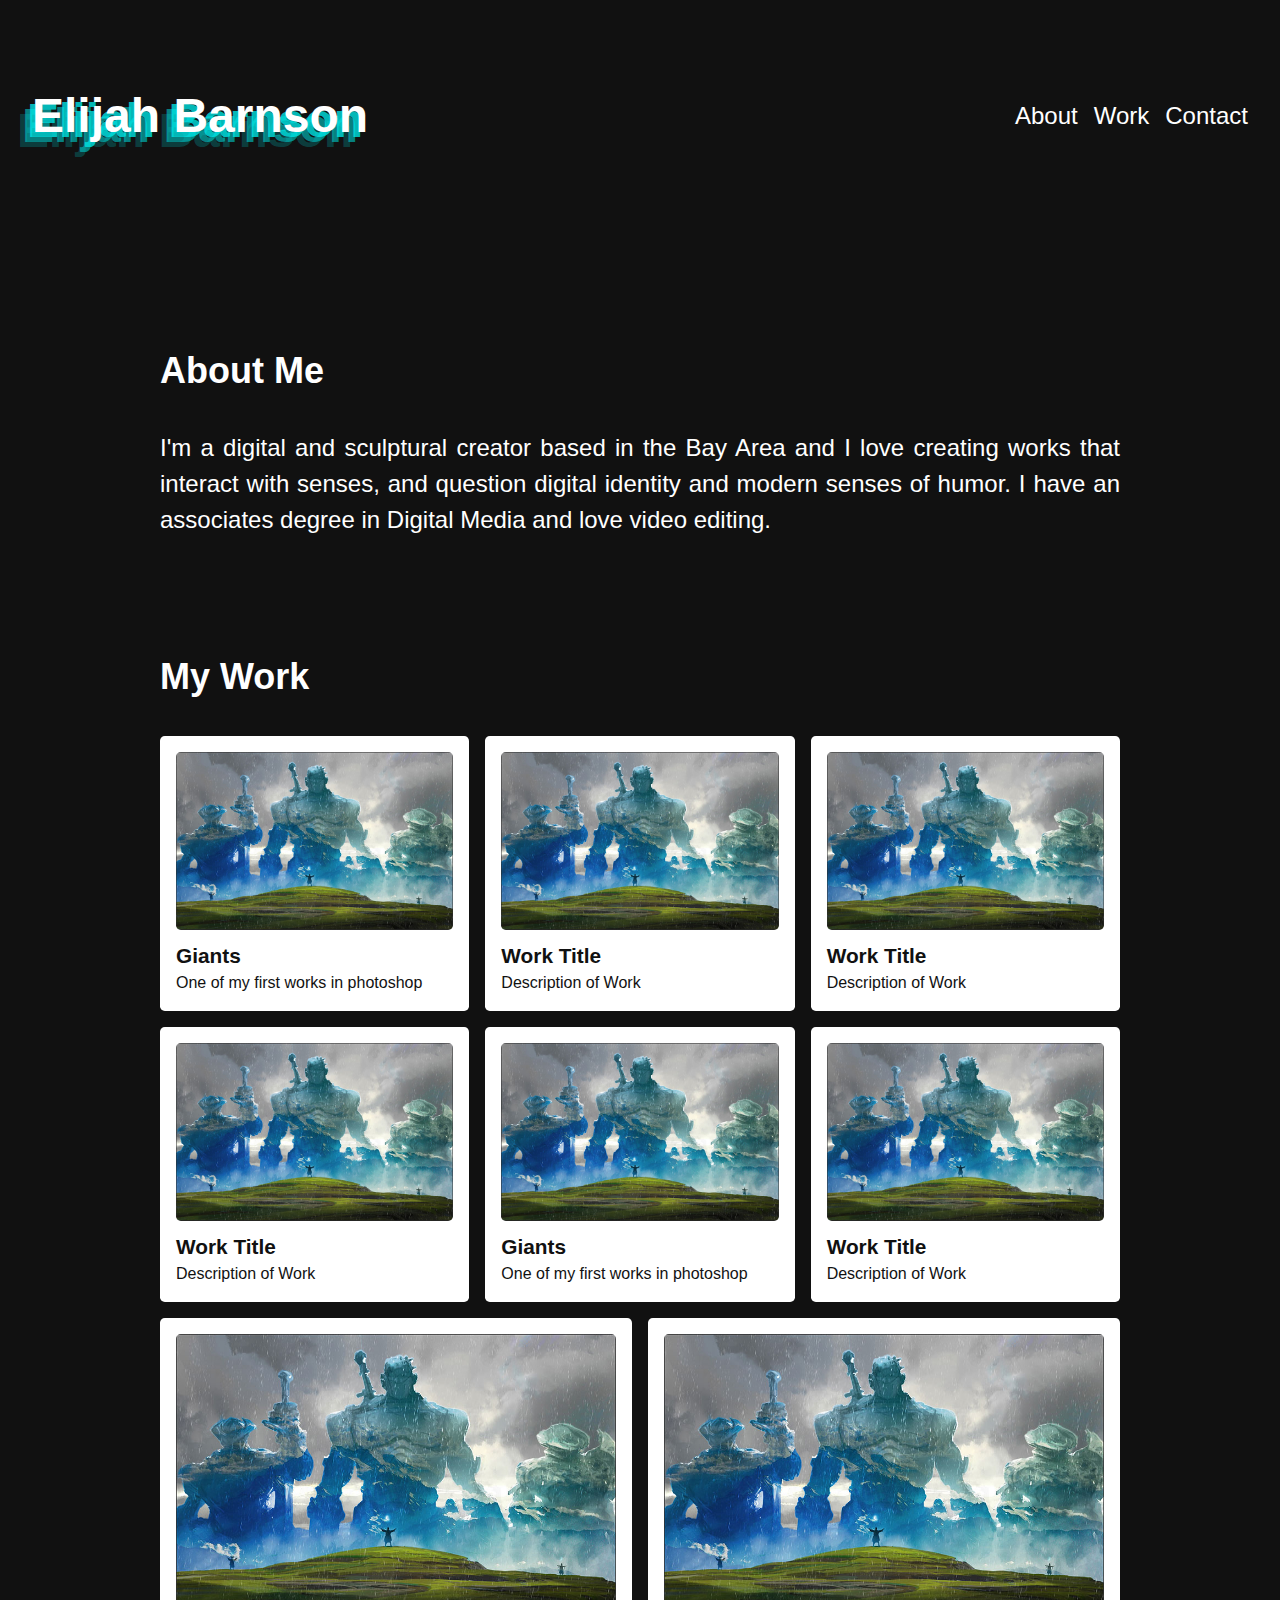
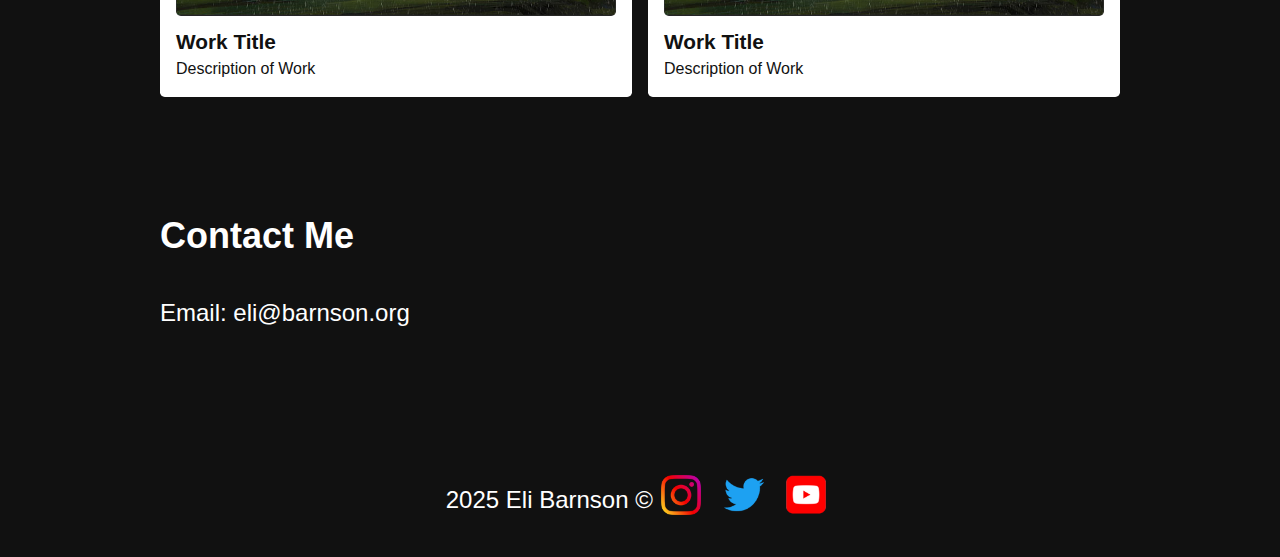
<file: tutorials/2-css/04-css-grid-multiple-pages/index.html>
<!DOCTYPE html>
<html lang="en">

<head>
    <meta charset="UTF-8">
    <meta name="viewport" content="width=device-width, initial-scale=1.0">
    <title>Elijah Barnson's Portfolio</title>
    <link rel="preconnect" href="https://fonts.googleapis.com">
    <link rel="preconnect" href="https://fonts.gstatic.com" crossorigin>
    <link
        href="https://fonts.googleapis.com/css2?family=Montserrat:ital,wght@0,100..900;1,100..900&family=Outfit:wght@100..900&display=swap"
        rel="stylesheet">
    <link rel="stylesheet" href="css/style.css">
</head>

<body>
    <header>
        <nav class="navbar">
            <div class="nav-brand">
               <a href="#"> <h1>Elijah Barnson</h1></a>
            </div>
            <div class="nav">
                <button class="hamburger">≡</button>
                <ul class="nav-menu">
                    <li><a href="#about-section">About</a></li>
                    <li><a href="#portfolio-section">Work</a></li>
                    <li><a href="#contact-section">Contact</a></li>
                </ul>
            </div>

        </nav>

    </header>
    <main>
        <section class="about-section" id="about-section">
            <div class="about-content">
                <h2>About Me</h2>
                <p>I'm a digital and sculptural creator based in the Bay Area and I love 
                    creating works that interact with senses, and question digital identity
                    and modern senses of humor. I have an associates degree in Digital Media
                    and love video editing.
                </p>
            </div>
        </section>
        <section class="portolio-section" id="portfolio-section">
            <div class="portfolio-content">
                <h2>My Work</h2>
                <div class="flex-container-grid">
                    <div class="portfolio-item flex-item-grid">
                        <a href="projects/project-template"><img src="images/giants.jpg" alt="3 Giants Towering over a Cliffside">
                        <h3>Giants</h3>
                        <p>One of my first works in photoshop</p></a>
                    </div>
                    <div class="portfolio-item flex-item-grid">
                        <a href="projects/project-template"><img src="images/giants.jpg" alt="3 Giants Towering over a Cliffside">
                        <h3>Work Title</h3>
                        <p>Description of Work</p></a>
                    </div>
                    <div class="portfolio-item flex-item-grid">
                        <a href="projects/project-template"><img src="images/giants.jpg" alt="3 Giants Towering over a Cliffside">
                        <h3>Work Title</h3>
                        <p>Description of Work</p></a>
                    </div>
                    <div class="portfolio-item flex-item-grid">
                        <a href="projects/project-template"><img src="images/giants.jpg" alt="3 Giants Towering over a Cliffside">
                        <h3>Work Title</h3>
                        <p>Description of Work</p></a>
                    </div>
                    <div class="portfolio-item flex-item-grid">
                        <a href="projects/project-template"><img src="images/giants.jpg" alt="3 Giants Towering over a Cliffside">
                        <h3>Giants</h3>
                        <p>One of my first works in photoshop</p></a>
                    </div>
                    <div class="portfolio-item flex-item-grid">
                        <a href="projects/project-template"><img src="images/giants.jpg" alt="3 Giants Towering over a Cliffside">
                        <h3>Work Title</h3>
                        <p>Description of Work</p></a>
                    </div>
                    <div class="portfolio-item flex-item-grid">
                        <a href="projects/project-template"><img src="images/giants.jpg" alt="3 Giants Towering over a Cliffside">
                        <h3>Work Title</h3>
                        <p>Description of Work</p></a>
                    </div>
                    <div class="portfolio-item flex-item-grid">
                        <a href="projects/project-template"><img src="images/giants.jpg" alt="3 Giants Towering over a Cliffside">
                        <h3>Work Title</h3>
                        <p>Description of Work</p></a>
                    </div>
                </div>
            </div>
        </section>
        <section class="contact-section" id="contact-section">
            <div class="contact-content">
                <h2>Contact Me</h2>
                <p>Email: eli@barnson.org</p>
            </div>
        </section>
    </main>
    <footer class="flex-container">
        <p>2025 Eli Barnson &copy;</p>
        <div class="social-links">
            <a href="#"><img src="images/icon-logo-instagram.png" alt=""></a>
            <a href="#"><img src="images/icon-logo-twitter.png" alt=""></a>
            <a href="#"><img src="images/icon-logo-youtube.png" alt=""></a>
        </div>
    </footer>
    <script src="js/hamburger.js"></script>
</body>

</html>
</file>
<file: tutorials/04-css-transitions/css/style.css>
.title {
    font-family: 'Courier New', Courier, monospace;
}

.square {
    background-color: orange;
    width: 200px;
    height: 200px;
    border-radius: 20px;
    margin: 50px auto;
    transition: all 1s;
}

.square:hover{
    background-color: greenyellow;
    transform: rotate(30deg);
}

.button-div {
    text-align: center;
}

.button {
    color: white;
    background-color: green;
    padding: 15px;
    border-radius: 10px;
    text-decoration: none;
    display: inline-block;
    transition: all .5s;
}

.button:hover {
    background-color: blue;
    transform: scale(1.5);
}
</file>
<file: tutorials/05-css-transitions/css/style.css>
body {
    animation: change-color 10s infinite alternate;
}

@keyframes change-color {
    0% {
        background-color: antiquewhite;
    }

    50% {
        background-color: yellow;
    }

    100% {
        background-color: aquamarine;
    }
}

.title {
    font-family: 'Courier New', Courier, monospace;
    text-align: center;
    margin: 80px auto;
    animation: skew 3s infinite alternate;
}

@keyframes skew {
    0% {
        transform: skew(0deg, 0deg);
    }

    100% {
        transform: skew(30deg, 20deg);
    }
}

.square {
    background-color: orange;
    width: 200px;
    height: 200px;
    border-radius: 20px;
    margin: 50px auto;
    transition: all 1s;
}

.square:hover {
    background-color: greenyellow;
    transform: rotate(30deg);
}

.button-div {
    text-align: center;
}

.button {
    color: white;
    background-color: green;
    padding: 15px;
    border-radius: 10px;
    text-decoration: none;
    display: inline-block;
    transition: all .5s;
}

.button:hover {
    background-color: blue;
    transform: scale(1.5);
}

.click-div {
    text-align: center;
}

.click {
    color: white;
    background-color: green;
    padding: 15px;
    border-radius: 10px;
    text-decoration: none;
    display: inline-block;
    transition: all .5s;
}

.click:hover {
    background-color: antiquewhite;
    transform: scale(2);

}

.loading {
    background-color: green;
    animation: stretch 6s 3 normal;
}

@keyframes stretch {
    0% {
        width: 100px;
    }

    100% {
        width: 80vw;
    }
}

.circle {
    background-color: rgb(49, 190, 200);
    width: 200px;
    height: 200px;
    border-radius: 100px;
    margin: 50px auto;
    animation:  4s linear 0s infinite alternate circle-rise;
}

@keyframes circle-rise {
    from {
        transform: translateY(110vh);
    }

    to {
        transform: translateY(0);
    }
}
</file>
<file: tutorials/2-css/01-css-single-page-portfolio/css/style.css>
/* -------------- color palette ------------ */

:root {
    --bg-color-1: #fff;
    --bg-color-2: #e9ebe8;
    --font: #111;
    --accent-1: #5663db;
    --accent-2: #d3acfa;
    --dark: #222;
}





/* ------------ CSS resets ----------------- */

html {
    scroll-behavior: smooth;
}

* {
    margin: 0;
    padding: 0;
}

/* respect use font size preferences */
html {
    font-size: 100%;
}

/* General CSS */

body {

    background-color: var(--bg-color-1);
    color: var(--font);
    font-family: "Montserrat", sans-serif;
    font-size: 1.5rem;
    line-height: 2.5rem;
    text-align:justify
}

@media(max-width: 700px) {
    body{
        font-size: 1.3rem;
    }

}
header {
    padding: 6rem;
    margin-bottom: 3rem;
    /* background-color: #fff; */
    border-bottom: #000 1px solid;
    /* text-align: center; */
}

@media (max-width: 700px) {
    header{
        padding-left: 2rem;
    }
}

header h1 {
    font-size: 3rem;
    text-decoration: underline;
    text-decoration-style: wavy;
    text-decoration-color: var(--accent-1);
    font-family: "Outfit", sans-serif;
}

nav {
    position: absolute;
    right: 2rem;
    top: 2rem;
}

nav a {
    text-decoration: none;
    color: #000;
    display: inline-block;
    margin: 0 1rem;
    transition: all .5s ease
}

nav a:hover {
    background-color: var(--accent-1);
    transform: scale(1.05);
}

@media (max-width: 750px){ 
    nav a {
        margin: 0 .5rem;
    }
}
main {
    margin: 0;
}

@media (max-width: 850px) {
    main {
        margin: 2rem;
    }

}

@media (max-width: 600px) {
    main{
        margin: 1rem;
    }
}

.about-section,
.portfolio-section,
.contact-section {
    margin-bottom: 4rem;
}

.about-content,
.portfolio-content,
.contact-content {
    max-width: 50rem;
    margin: 0 auto;
    padding: 2rem 0;
}

.about-content h2,
.portfolio-content h2,
.contact-content h2 {
    margin: 2rem 0;
    padding: 2rem 0;
    background-color: var(--accent-1);
    border-radius: 3rem;
    display: inline-block;


}

.portfolio-item {
    margin-bottom: 5rem;
    background-color: var(--bg-color-2);
    padding: 4rem;
    text-align: justify;
    border-radius: .5rem;
    box-shadow: 0px 4px 8px rgba(0, 0, 0, .2)
}

@media(max-width: 800px) {
    .portfolio-item{
        padding: 3rem;
    }
}

@media(max-width: 600px) {
    .portfolio-item{
        padding: 2rem;
    }
}

.portfolio-item img {
    max-width: 100%;
    margin: 0 auto;
    display: block;
    border-radius: .5rem;

}

.portfolio-item h3 {
    margin: 1rem 0;
}

.portfolio-item p {
    font-size: 1.2rem;
}

.about-section {
    background-color: #fff;
}

.portfolio-section {
    background-color: var(--bg-color-2)
}

footer {
    background-color: var(--dark);
    color: #eee;
    padding: 1rem;
    text-align: end;
}

footer p {
    font-size: 1.3rem;
}


/* style classes */

.accent-1 {
    color: var(--accent-1);
}

.accent-2 {
    color: var(--accent-2);
}
</file>
<file: tutorials/2-css/03-css-grid-portfolio-template/css/style.css>
/* -------------- color palette ------------ */

:root {
    --bg-color-1: #111;
    --bg-color-2: #e9ebe8;
    --font: #fff;
    --accent-1: #5663db;
    --accent-2: #00e6e6cc;
    --dark: #222;
}





/* ------------ CSS resets ----------------- */

/* Change box-sizing default to border-box */
*,
*::before,
*::after {
    box-sizing: border-box;
}

html {
    scroll-behavior: smooth;
}

* {
    margin: 0;
    padding: 0;
}

/* respect use font size preferences */
html {
    font-size: 100%;
}

/* make images responsive */

img {
    display: bloack;
    max-width: 100%;
}

/* -------------------General CSS----------------- */

html {
    scroll-behavior: smooth;
}

body {
    background-color: var(--bg-color-1);
    color: var(--font);
    font-size: 1.5rem;
    line-height: 1.5;
    font-family: 'Lucida Sans', 'Lucida Sans Regular', 'Lucida Grande', 'Lucida Sans Unicode', Geneva, Verdana, sans-serif;
    text-align: justify;
}

header {
    padding: 5rem 2rem;
    margin-bottom: 7rem;
}

header h1 {
    text-shadow: -5px 5px 0px #00e6e6cc, -10px 10px 0px #01cccc99, -15px 15px 0px #00bdbd44;
}

nav a {
    text-decoration: none;
    color: var(--font);
    /* margin: 0 1rem; */
    /* transition: all .5 sease; */
}

nav a:hover {
    color: var(--accent-2);
}

.navbar {
    display: flex;
    justify-content: space-between;
    align-items: center;
}

.hamburger {
    display: none;
    background: none;
    border: none;
    color: var(--font);
    font-size: 3rem;
}

.nav-menu {
    list-style: none;
    display: flex;
    gap: 1rem;
}

@media (max-width: 750px) {

    .navbar {
        align-items: flex-start;
    }

    .nav {
        display: flex;
        flex-direction: column;
    }

    .hamburger {
        display: block;
        align-self: flex-end;
    }

    .nav-menu {
        display: none;
    }

    .nav-menu.active {
        display: flex;
        flex-direction: column;
        background-color: var(--font);
        color: var(--bg-color-1);
        padding: 1rem;
    }

    .nav-menu a {
        color: var(--bg-color-1)
    }


    header {
        padding: 1.5rem 2rem;

    }
}


main {
    margin: 0;
}

@media (max-width: 1030px) {
    main {
        margin: 2rem;
    }
}

@media (max-width: 750px) {
    main {
        margin: 1rem;
    }
}

.about-content,
.portfolio-content,
.contact-content {
    max-width: 60rem;
    margin: 0 auto 7rem auto;
}

.about-content h2,
.portfolio-content h2,
.contact-content h2 {
    margin: 2rem 0;
}


.portfolio-item {
    padding: 1rem;
    background-color: var(--font);
    color: var(--bg-color-1);
    border-radius: .3rem;
}

.portfolio-item p {
    font-size: 1rem;

}

.portfolio-item h3 {
    font-size: 1.3rem;
}

.portfolio-item img {
    border-radius: .3rem;
}

footer {
    padding: 2rem 1rem;
}

footer img {
    display: inline;
    max-width: 2.5rem;
    margin: 0 .5rem;
}

@media (max-width: 750px){
    footer p {
        font-size: 1.2rem;
    }
    footer img {
        max-width: 2rem;
        margin: 0 .2rem;

    }
}

@media (max-width: 450px){
    footer p {
        font-size: 1rem;
    }

    footer img {
        max-width: 1.5rem;
        margin: 0 .1rem;
    }
}



/* ---------------- flex styling -------------- */

.flex-container {
    display: flex;
    justify-content: space-between;
    align-items: center;
    justify-content: center;
}

.flex-container-grid {
    display: flex;
    flex-wrap: wrap;
    gap: 1rem;
    justify-content: center;
    align-items: stretch;
}

.flex-item-grid {
    flex: 1 0 18rem;
}
</file>
<file: tutorials/2-css/04-css-grid-multiple-pages/css/style.css>
/* -------------- color palette ------------ */

:root {
    --bg-color-1: #111;
    --bg-color-2: #e9ebe8;
    --font: #fff;
    --accent-1: #5663db;
    --accent-2: #00e6e6cc;
    --dark: #222;
}





/* ------------ CSS resets ----------------- */

/* Change box-sizing default to border-box */
*,
*::before,
*::after {
    box-sizing: border-box;
}

html {
    scroll-behavior: smooth;
}

* {
    margin: 0;
    padding: 0;
}

/* respect use font size preferences */
html {
    font-size: 100%;
}

/* make images responsive */

img {
    display: bloack;
    max-width: 100%;
}

/* -------------------General CSS----------------- */

html {
    scroll-behavior: smooth;
}

body {
    background-color: var(--bg-color-1);
    color: var(--font);
    font-size: 1.5rem;
    line-height: 1.5;
    font-family: 'Lucida Sans', 'Lucida Sans Regular', 'Lucida Grande', 'Lucida Sans Unicode', Geneva, Verdana, sans-serif;
    text-align: justify;
}

header {
    padding: 5rem 2rem;
    margin-bottom: 7rem;
}

header h1 {
    text-shadow: -5px 5px 0px #00e6e6cc, -10px 10px 0px #01cccc99, -15px 15px 0px #00bdbd44;
}

nav a {
    text-decoration: none;
    color: var(--font);
    /* margin: 0 1rem; */
    /* transition: all .5 sease; */
}

nav a:hover {
    color: var(--accent-2);
}

.navbar {
    display: flex;
    justify-content: space-between;
    align-items: center;
}

.hamburger {
    display: none;
    background: none;
    border: none;
    color: var(--font);
    font-size: 3rem;
}

.nav-menu {
    list-style: none;
    display: flex;
    gap: 1rem;
}

@media (max-width: 750px) {

    .navbar {
        align-items: flex-start;
    }

    .nav {
        display: flex;
        flex-direction: column;
    }

    .hamburger {
        display: block;
        align-self: flex-end;
    }

    .nav-menu {
        display: none;
    }

    .nav-menu.active {
        display: flex;
        flex-direction: column;
        background-color: var(--font);
        color: var(--bg-color-1);
        padding: 1rem;
    }

    .nav-menu a {
        color: var(--bg-color-1)
    }


    header {
        padding: 1.5rem 2rem;

    }
}


main {
    margin: 0;
}

@media (max-width: 1030px) {
    main {
        margin: 2rem;
    }
}

@media (max-width: 750px) {
    main {
        margin: 1rem;
    }
}

.about-content,
.portfolio-content,
.contact-content,
.project-content {
    max-width: 60rem;
    margin: 0 auto 7rem auto;
}

.about-content h2,
.portfolio-content h2,
.contact-content h2,
.project-content h2 {
    margin: 2rem 0;
}

/* project content for project pages */
.project-content {
    text-align: justify;
}

.project-content img {
    margin: 0 auto;
    padding: 2rem;
}

.project-content p {
    padding: 1rem;
}


.portfolio-item {
    padding: 1rem;
    background-color: var(--font);
    color: var(--bg-color-1);
    border-radius: .3rem;
}

.portfolio-item a {
    text-decoration: none;
    color: var(--bg-color-1);

}

.portfolio-item p {
    font-size: 1rem;

}

.portfolio-item h3 {
    font-size: 1.3rem;
}

.portfolio-item img {
    border-radius: .3rem;
}

footer {
    padding: 2rem 1rem;
}

footer img {
    display: inline;
    max-width: 2.5rem;
    margin: 0 .5rem;
}

@media (max-width: 750px) {
    footer p {
        font-size: 1.2rem;
    }

    footer img {
        max-width: 2rem;
        margin: 0 .2rem;

    }
}

@media (max-width: 450px) {
    footer p {
        font-size: 1rem;
    }

    footer img {
        max-width: 1.5rem;
        margin: 0 .1rem;
    }
}



/* ---------------- flex styling -------------- */

.flex-container {
    display: flex;
    justify-content: space-between;
    align-items: center;
    justify-content: center;
}

.flex-container-grid {
    display: flex;
    flex-wrap: wrap;
    gap: 1rem;
    justify-content: center;
    align-items: stretch;
}

.flex-item-grid {
    flex: 1 0 18rem;
}
</file>
